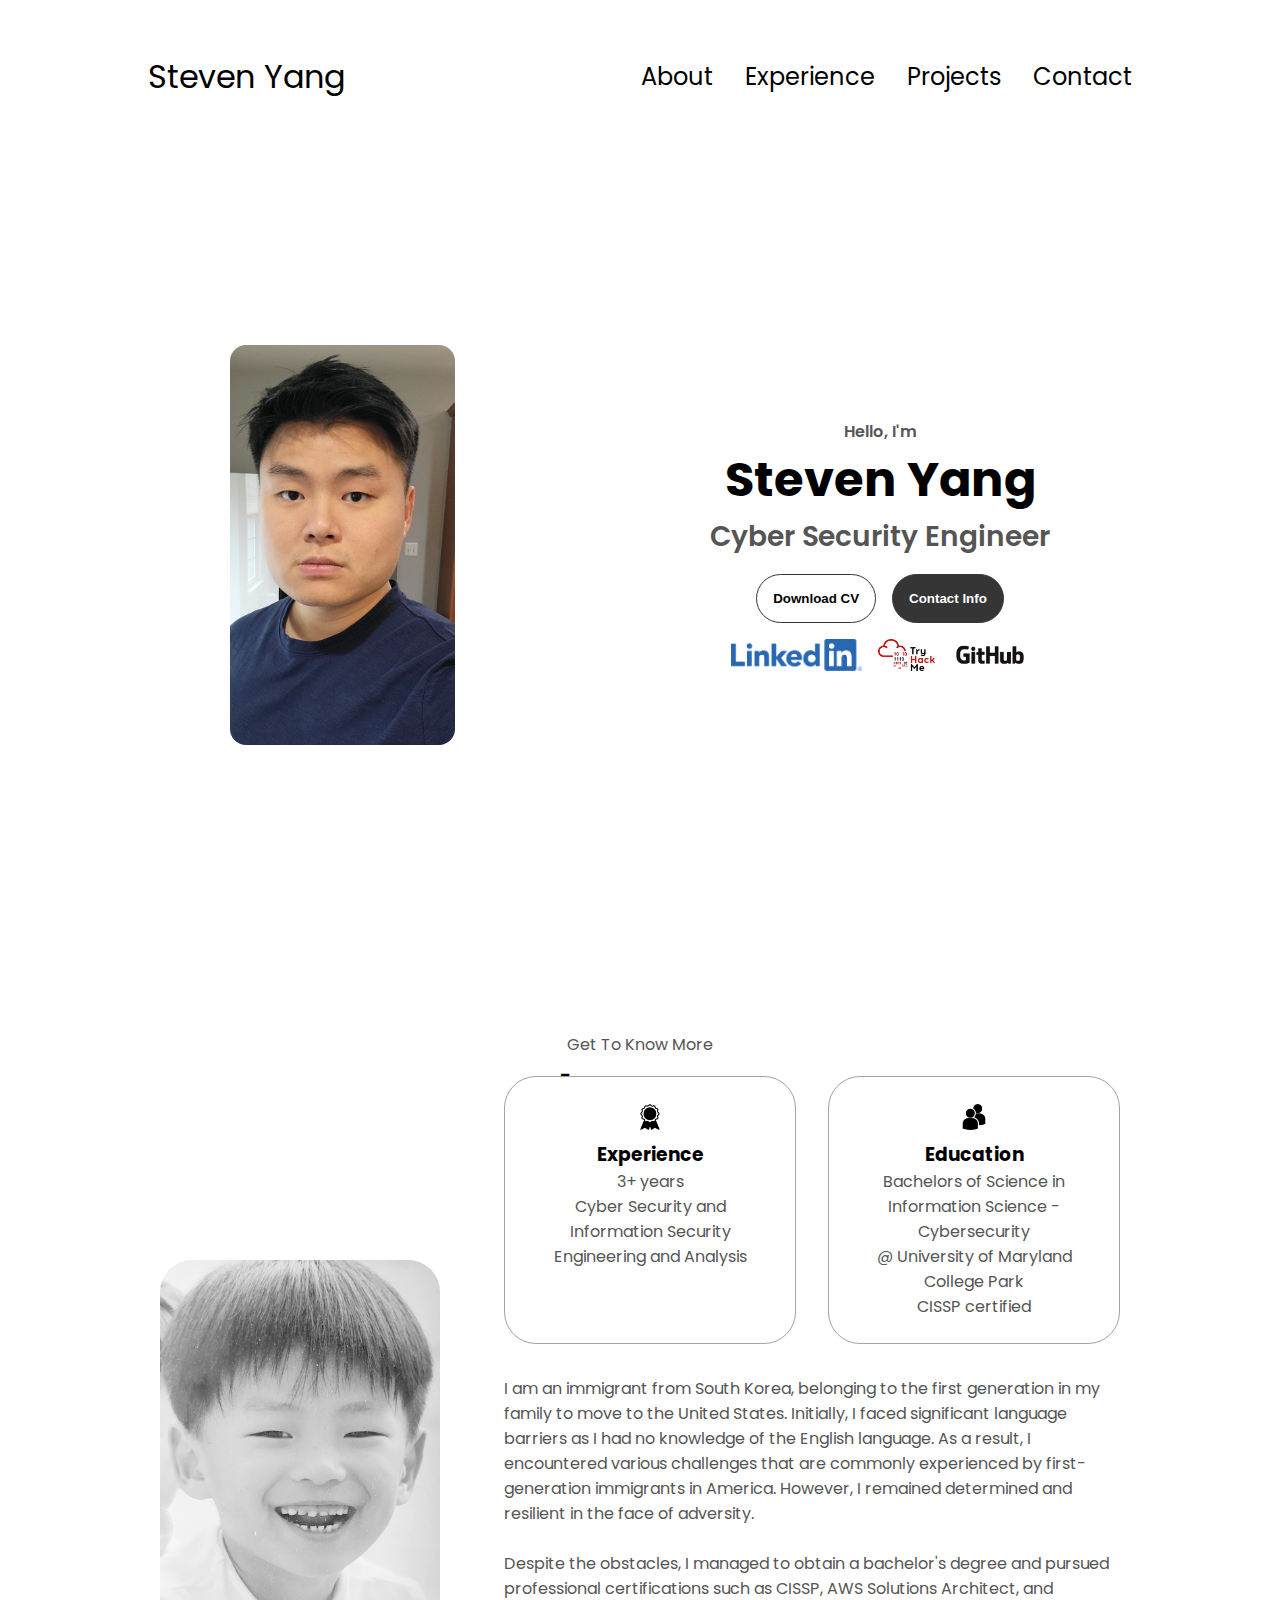
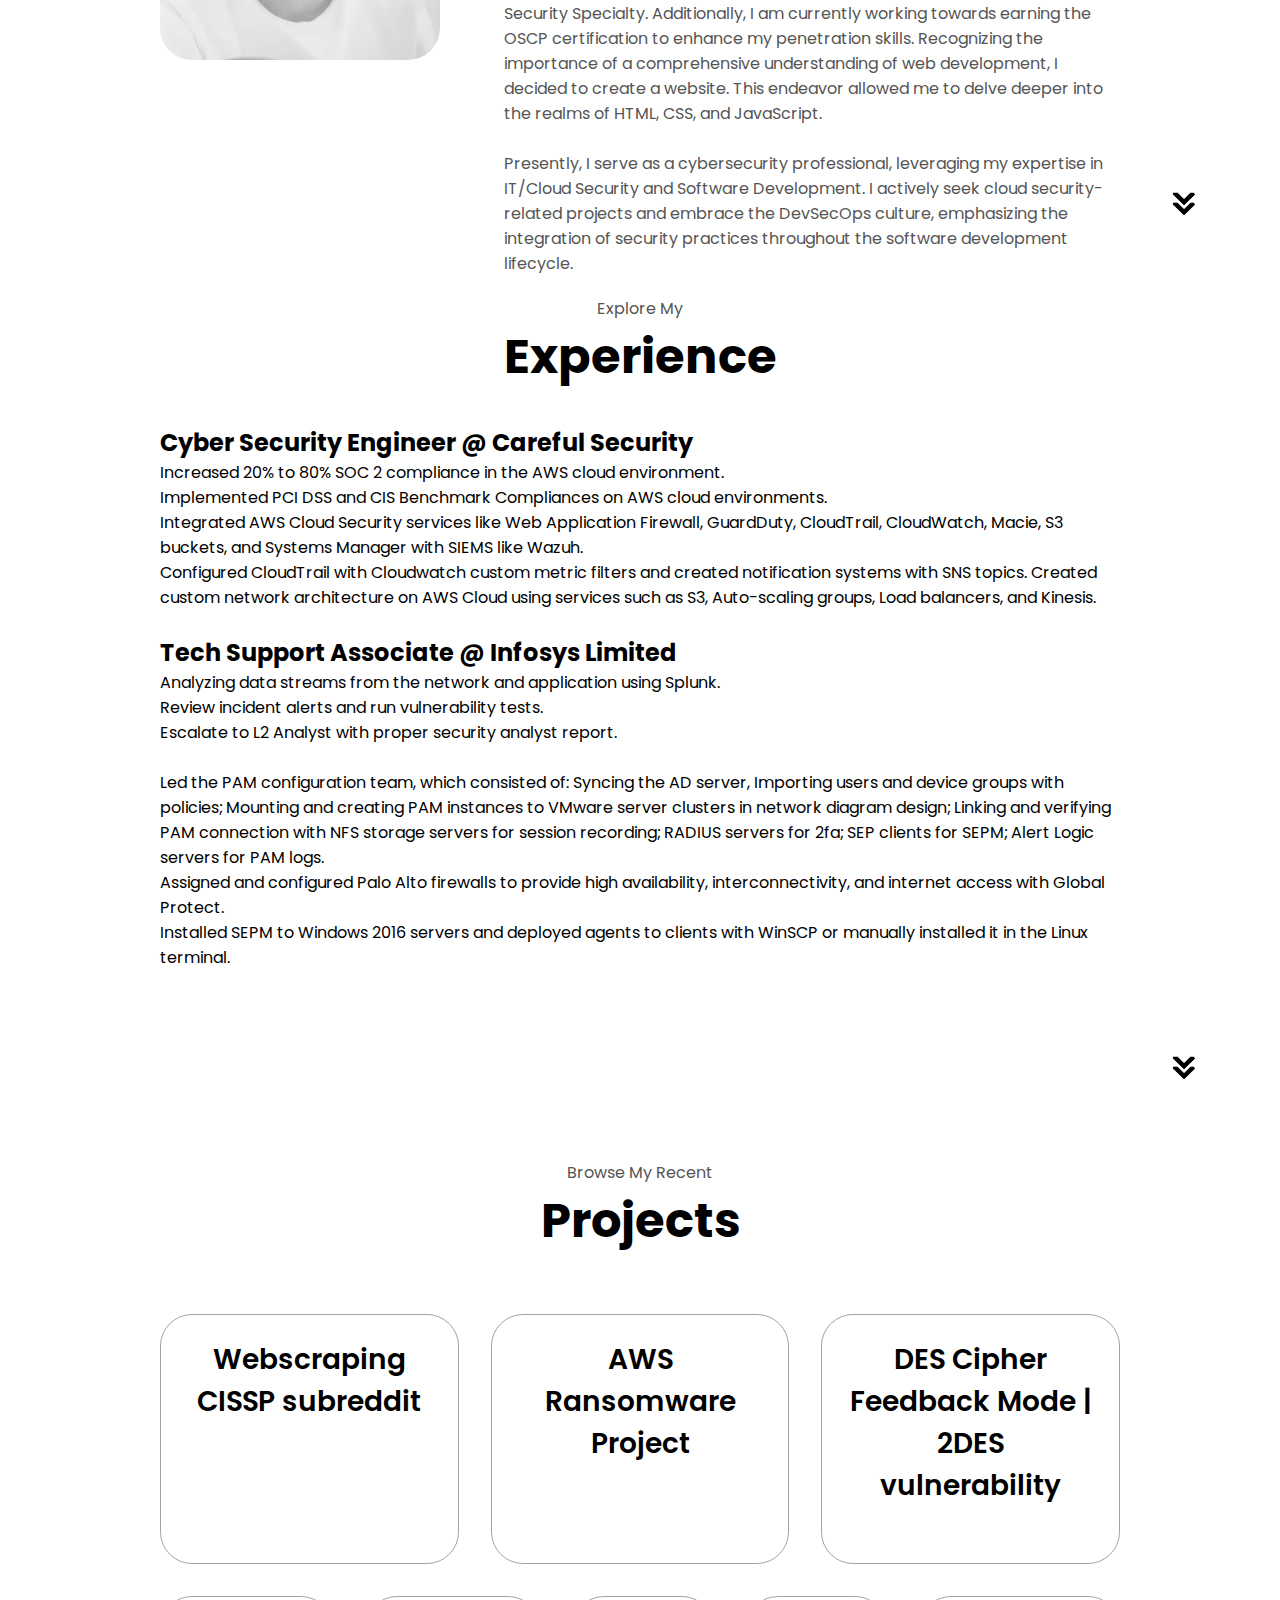
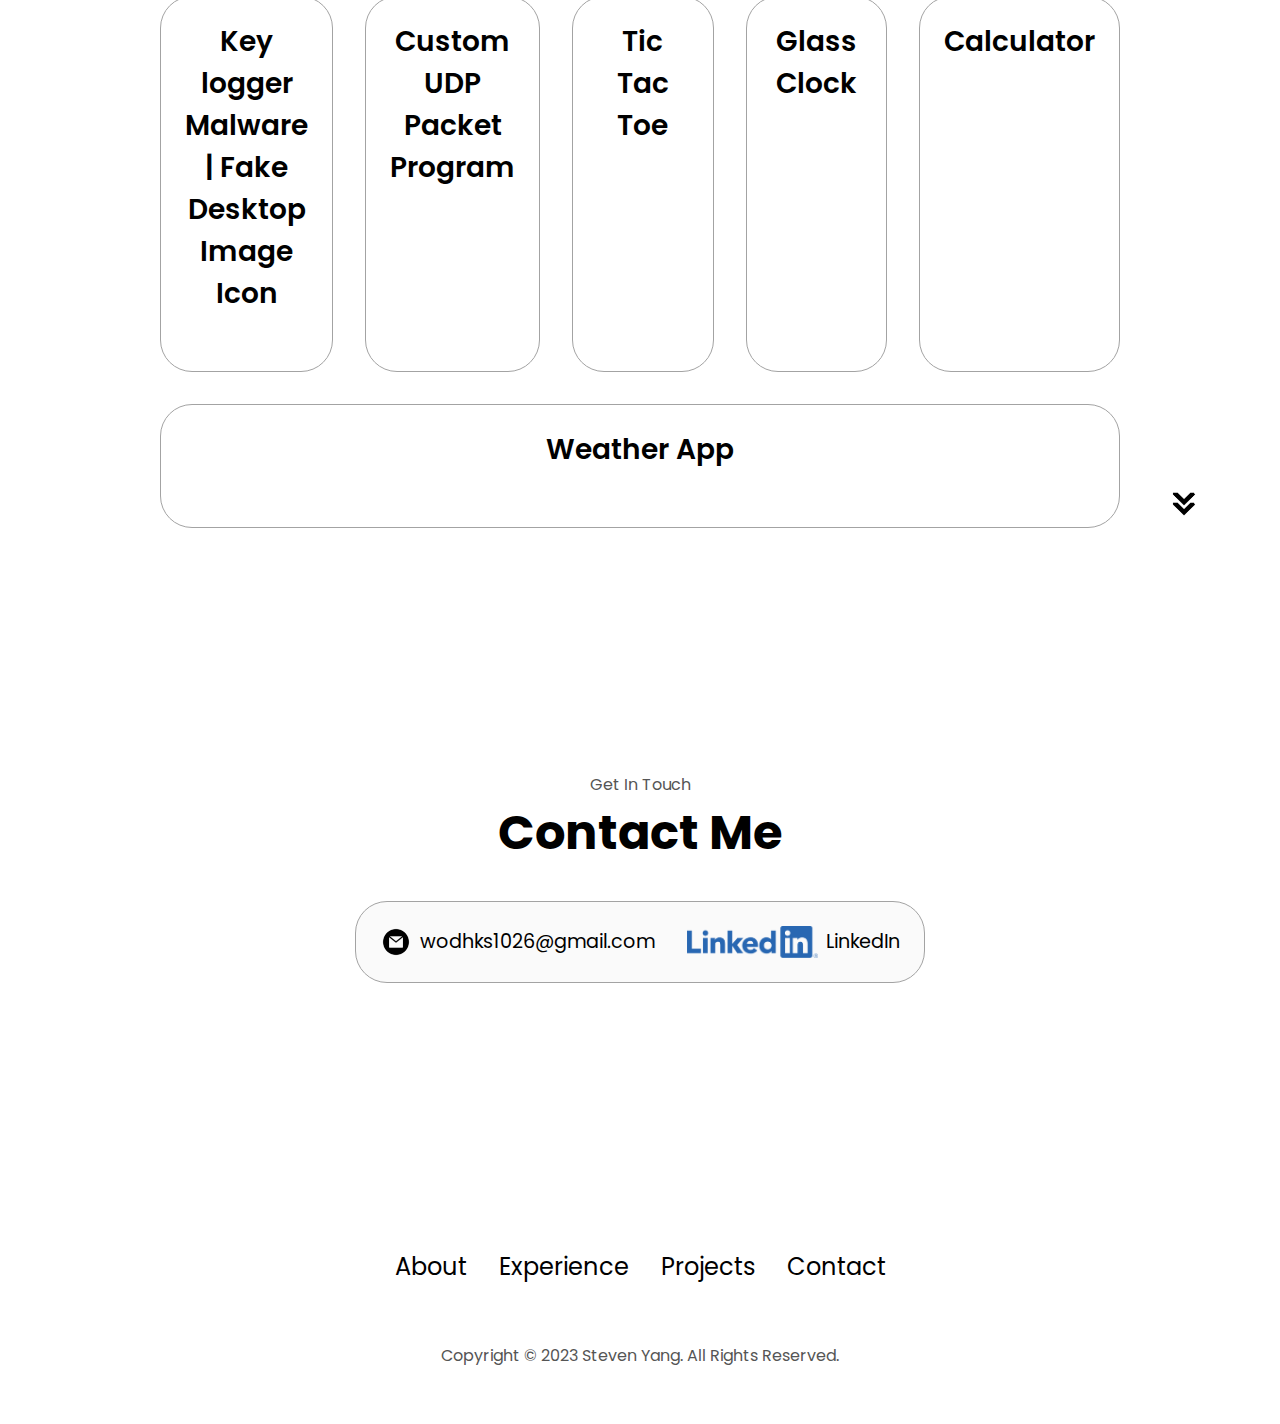
<file: index.html>
<!DOCTYPE html>
<html lang="en">
<head>
    <meta charset="UTF-8">
    <meta http-equiv="X-UA-Compatible" content="IE=edge">
    <meta name="viewport" content="width=device-width, initial-scale=1.0">
    <title>My Portfolio</title>
    <link rel="icon" href="assets/favicon.ico">
    <link rel="stylesheet" href="style.css">
    <link rel="stylesheet" href="mediaqueries.css">

</head>
<body>

    <nav id = "desktop-nav">
        <div class="logo">Steven Yang</div>
        <div>
            <ul class = "nav-links">
                <li><a href="#about">About</a></li>
                <li><a href="#experience">Experience</a></li>
                <li><a href="#projects">Projects</a></li>
                <li><a href="#contact">Contact</a></li>
            </ul>
        </div>
    </nav>

    <nav id="hamburger-nav">
        <div class="logo">Steven Jaewan Yang</div>
        <div class="hamburger-menu">
            <div class="hamburger-icon" onclick="toggleMenu()">
                <span></span>
                <span></span>
                <span></span>
            </div>
            <!-- The reason why we are using onclick="toggleMenu" when we click on the links is because we will define the toggleMenu function to open and close depending on its status of whether or not it's open or not. -->
            <div class="menu-links">
                <li><a href="#about" onclick="toggleMenu()">About</a></li>
                <li><a href="#experience" onclick="toggleMenu()">Experience</a></li>
                <li><a href="#projects" onclick="toggleMenu()">Projects</a></li>
                <li><a href="#contact" onclick="toggleMenu()">Contact</a></li>
            </div>
        </div>
    </nav>

    <section id="profile">
        <div class="section__pic-container">
            <img src="./assets/profile-pic.jpg" alt="Steven Yang profile picture" class="rounded-image"/>
        </div>
        <div class="section__text">

            <p class="section__text__p1">Hello, I'm</p>
            <h1 class="title">Steven Yang</h1>
            <p class="section__text__p2"> Cyber Security Engineer</p>

            <div class="btn-container">
                <!-- Window is referencing the WHOLE webpage. It's opening an entire webpage for my resume. -->
                <button class="btn btn-color-2" onclick="window.open('./assets/resume1.pdf')">
                    Download CV
                </button>
                <!-- Location is referencing a local directory within the webpages. -->
                <button class="btn btn-color-1" onclick="location.href='./#contact'">
                    Contact Info
                </button>
            </div>

            <div id="socials-container">
                <img src="./assets/LI-Logo.png" alt="My LinkedIn profile" class="icon" onclick="location.href='https://www.linkedin.com/in/steven-yang-2691a3153/'"/>
                
                <img src="./assets/THMlogo.png" alt="My TryHackMe profile" class="icon" onclick="location.href='https://tryhackme.com/p/wodhks1026'"/>

                <img src="./assets/GitHub_Logo.png" alt="My Github profile" class="icon" onclick="location.href='https://github.com/IceBear1026'"/>
            </div>
        </div>
    </section>

    <section id="about">
        <p class="section__text__p1">Get To Know More</p>
        <h1 class="title">About Me</h1>
        <div class="section-container">
          <div class="section__pic-container">
            <img
              src="./assets/about-pic.jpg"
              alt="Profile picture"
              class="about-pic"
            />
          </div>
          <div class="about-details-container">
            <div class="about-containers">
              <div class="details-container">
                <img
                  src="./assets/experience.png"
                  alt="Experience icon"
                  class="icon"
                />
                <h3>Experience</h3>
                <p>3+ years <br />Cyber Security and Information Security<br>Engineering and Analysis</p>
              </div>
              <div class="details-container">
                <img
                  src="./assets/education.png"
                  alt="Education icon"
                  class="icon"
                />
                <h3>Education</h3>
                <p>Bachelors of Science in Information Science - Cybersecurity <br/>@ University of Maryland College Park <br/>CISSP certified</p>
              </div>
            </div>
            <div class="text-container">
              <p>
                I am an immigrant from South Korea, belonging to the first generation in my family to move to the United States. Initially, I faced significant language barriers as I had no knowledge of the English language. As a result, I encountered various challenges that are commonly experienced by first-generation immigrants in America. However, I remained determined and resilient in the face of adversity. </br></br>

                Despite the obstacles, I managed to obtain a bachelor's degree and pursued professional certifications such as CISSP, AWS Solutions Architect, and Security Specialty. Additionally, I am currently working towards earning the OSCP certification to enhance my penetration skills. Recognizing the importance of a comprehensive understanding of web development, I decided to create a website. This endeavor allowed me to delve deeper into the realms of HTML, CSS, and JavaScript. </br></br>

                Presently, I serve as a cybersecurity professional, leveraging my expertise in IT/Cloud Security and Software Development. I actively seek cloud security-related projects and embrace the DevSecOps culture, emphasizing the integration of security practices throughout the software development lifecycle.
              </p>
            </div>
          </div>
        </div>

        <img
          src="./assets/arrow.png"
          alt="Arrow icon"
          class="icon arrow"
          onclick="location.href='./#experience'"
        />

    </section>

    <section id="experience">
        <p class="section__text__p1">Explore My</p>
        <h1 class="title">Experience</h1>
        <div class="experience-details-container">
            
            <div class="about-containers">
                <div class="details-containers">

                    <h2 class="Experience-sub-title">Cyber Security Engineer @ Careful Security</h2>
                    <div class="article-container">
                        <article>
                            Increased 20% to 80% SOC 2 compliance in the AWS cloud environment.</br>
                            Implemented PCI DSS and CIS Benchmark Compliances on AWS cloud environments.</br>
                            Integrated AWS Cloud Security services like Web Application Firewall, GuardDuty, CloudTrail, CloudWatch, Macie, S3 buckets, and Systems Manager with SIEMS like Wazuh.</br>
                            Configured CloudTrail with Cloudwatch custom metric filters and created notification systems with SNS topics. Created custom network architecture on AWS Cloud using services such as S3, Auto-scaling groups, Load balancers, and Kinesis.

                        </article>
                    </div>

                    </br>

                    <h2 class="Experience-sub-title">Tech Support Associate @ Infosys Limited</h2>
                    <div class="article-container">
                        <article>
                            Analyzing data streams from the network and application using Splunk. </br>
                            Review incident alerts and run vulnerability tests.</br>
                            Escalate to L2 Analyst with proper security analyst report.</br></br>

                            Led the PAM configuration team, which consisted of: Syncing the AD server, Importing users and device groups with policies; Mounting and creating PAM instances to VMware server clusters in network diagram design; Linking and verifying PAM connection with NFS storage servers for session recording; RADIUS servers for 2fa; SEP clients for SEPM; Alert Logic servers for PAM logs.</br>
                            Assigned and configured Palo Alto firewalls to provide high availability, interconnectivity, and internet access with Global Protect.</br>
                            Installed SEPM to Windows 2016 servers and deployed agents to clients with WinSCP or manually installed it in the Linux terminal.


                        </article>
                    </div>

                </div>
            </div>

        </div>

        <img 
        src="./assets/arrow.png" 
        alt="Arrow icon" 
        class="icon arrow" 
        onclick= "location.href='./#projects'"
        />

    </section>

    <section id="projects">

        <p class="section__text__p1"> Browse My Recent</p>
        <h1 class="title">Projects</h1>
        </br>

        <div class="experience-details-container">
            <div class="about-containers">
                
                <div class="details-container color-container">
                    
                    <h2 class="experience-sub-title project-title"><a href="web_scraper/index.html">Webscraping CISSP subreddit</a></h2>
                    
                </div>

                <div class="details-container color-container">
                    
                    <h2 class="experience-sub-title project-title"><a href="ran_some_info/index.html">AWS Ransomware Project</a></h2>
                    
                </div>


                <div class="details-container color-container">
                    
                    <h2 class="experience-sub-title project-title"><a href="des_OFB/index.html">DES Cipher Feedback Mode | 2DES vulnerability </a></h2>
                    
                </div>
                
                <div class="details-container color-container">
                    
                    <h2 class="experience-sub-title project-title"><a href="loggingApp/index.html">Key logger Malware | Fake Desktop Image Icon</a></h2>
                    
                </div>

                <div class="details-container color-container">
                    
                    <h2 class="experience-sub-title project-title"><a href="https://drive.google.com/drive/folders/1fDWnVtrjErY2Dg0s1_9zAODScFDDMZHT">Custom UDP Packet Program </a></h2>
                    
                </div>
    
         
      
                <div class="details-container color-container">

                    <h2 class="experience-sub-title project-title"><a href="ticTacToeApp/index.html">Tic Tac Toe </a></h2>

                </div>
      
   
        
                <div class="details-container color-container">

                    <h2 class="experience-sub-title project-title"><a href="glassClockApp/index.html">Glass Clock </a></h2>

                </div>
             
                <div class="details-container color-container">

                    <h2 class="experience-sub-title project-title"><a href="calculatorApp/index.html">Calculator </a></h2>

                </div>
        
        
                <div class="details-container color-container">

                    <h2 class="experience-sub-title project-title"><a href="weatherApp/index.html">Weather App </a></h2>

                </div>
            </div>
        </div>
        <img 
        src="./assets/arrow.png" 
        alt="Arrow icon" 
        class="icon arrow" 
        onclick= "location.href='./#contact'"
        />

    </section>
    
    <section id="contact">
        <p class="section__text__p1">Get In Touch</p>
        <h1 class="title">Contact Me</h1>
        <div class="contact-info-upper-container">
            
            <div class="contact-info-container">
                <img src="./assets/email.png" 
                    alt="Email icon" 
                    class="icon contact-icon"
                />

                <p><a href="mailto:wodhks1026@gmail.com">wodhks1026@gmail.com</a></p>

            </div>

            <div class="contact-info-container">
                <img src="./assets/LI-Logo.png" 
                    alt="LinkedIn icon" 
                    class="icon contact-icon"
                />

                <p><a href="https://www.linkedin.com/in/steven-yang-2691a3153/">LinkedIn</a></p>

            </div>

        </div>

    </section>
    <script src="script.js"></script>
    
    <footer>
        <nav>
            <div class="nav-links-container">
                <ul class = "nav-links">
                    <li><a href="#about">About</a></li>
                    <li><a href="#experience">Experience</a></li>
                    <li><a href="#projects">Projects</a></li>
                    <li><a href="#contact">Contact</a></li>
                </ul>
            </div>
        </nav>
        <p>Copyright &#169; 2023 Steven Yang. All Rights Reserved.</p>
    </footer>
</body>
</html>
</file>
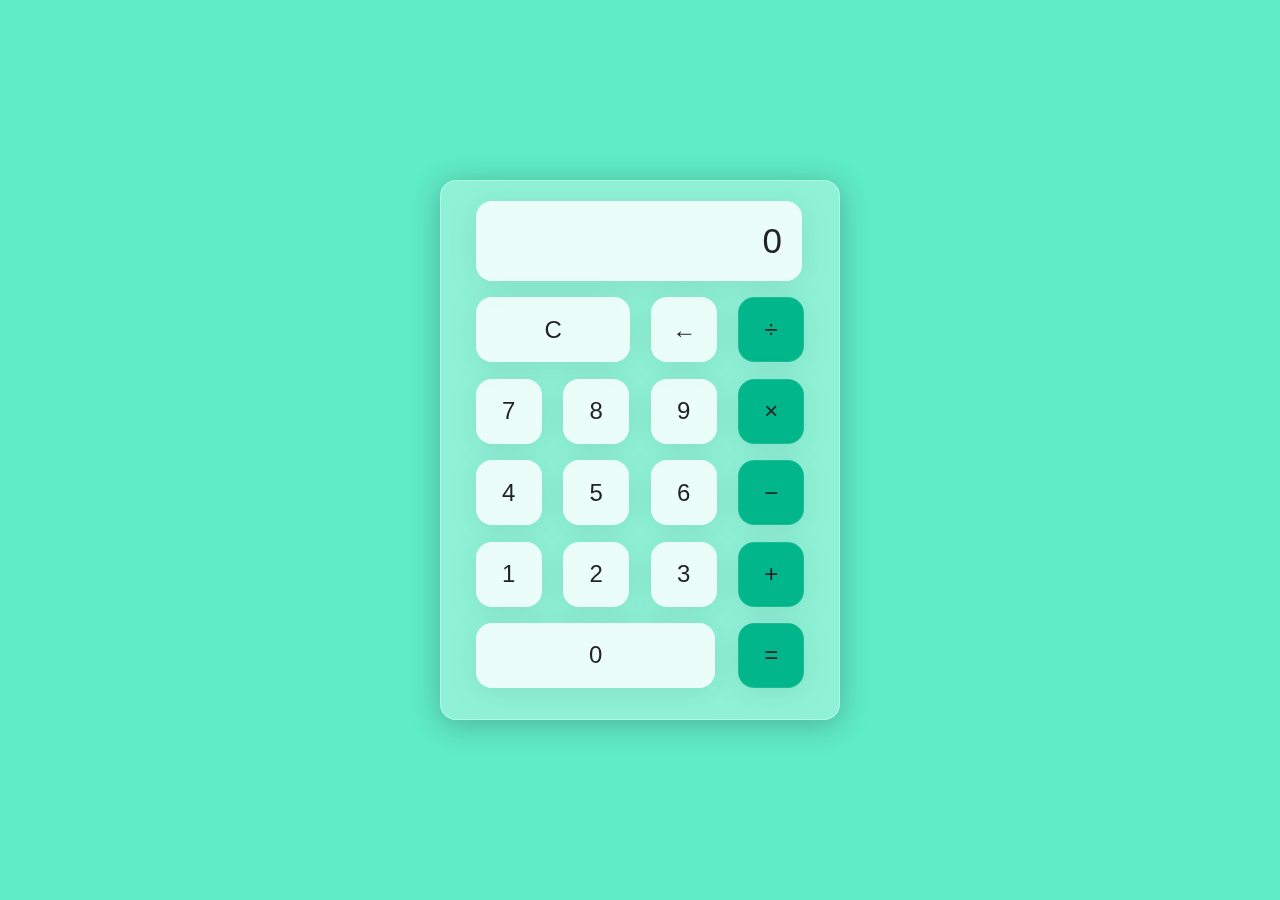
<file: calculatorApp/index.html>
<!DOCTYPE html>
<html lang="en">
<head>
    <meta charset="UTF-8">
    <meta http-equiv="X-UA-Compatible" content="IE=edge">
    <meta name="viewport" content="width=device-width, initial-scale=1.0">
    <link rel="stylesheet" href="style.css">
    <title>Calculator App | Steven Yang</title>
</head>
<body>
    
    <div class="wrapper">
        <section class="screen">
            0
        </section>

        <section class="calc-buttons">
            <div class="calc-button-row">
                <button class="calc-button double">
                    C
                </button>
                <button class="calc-button">
                    &larr;
                </button>
                <button class="calc-button">
                    &divide;
                </button>
            </div>

            <div class="calc-button-row">
                <button class="calc-button">
                    7
                </button>
                <button class="calc-button">
                    8
                </button>
                <button class="calc-button">
                    9
                </button>
                <button class="calc-button">
                    &times;
                </button>

            </div>

            <div class="calc-button-row">
                <button class="calc-button">
                    4
                </button>
                <button class="calc-button">
                    5
                </button>
                <button class="calc-button">
                    6
                </button>
                <button class="calc-button">
                    &minus;
                </button>
            </div>

            <div class="calc-button-row">
                <button class="calc-button">
                    1
                </button>
                <button class="calc-button">
                    2
                </button>
                <button class="calc-button">
                    3
                </button>
                <button class="calc-button">
                    &plus;
                </button>
            </div>

            <div class="calc-button-row">
                <button class="calc-button triple">
                    0
                </button>
                <button class="calc-button">
                    &equals;
                </button>
            </div>
        </section>

    </div>



    <script src="script.js"></script>
</body>
</html>
</file>
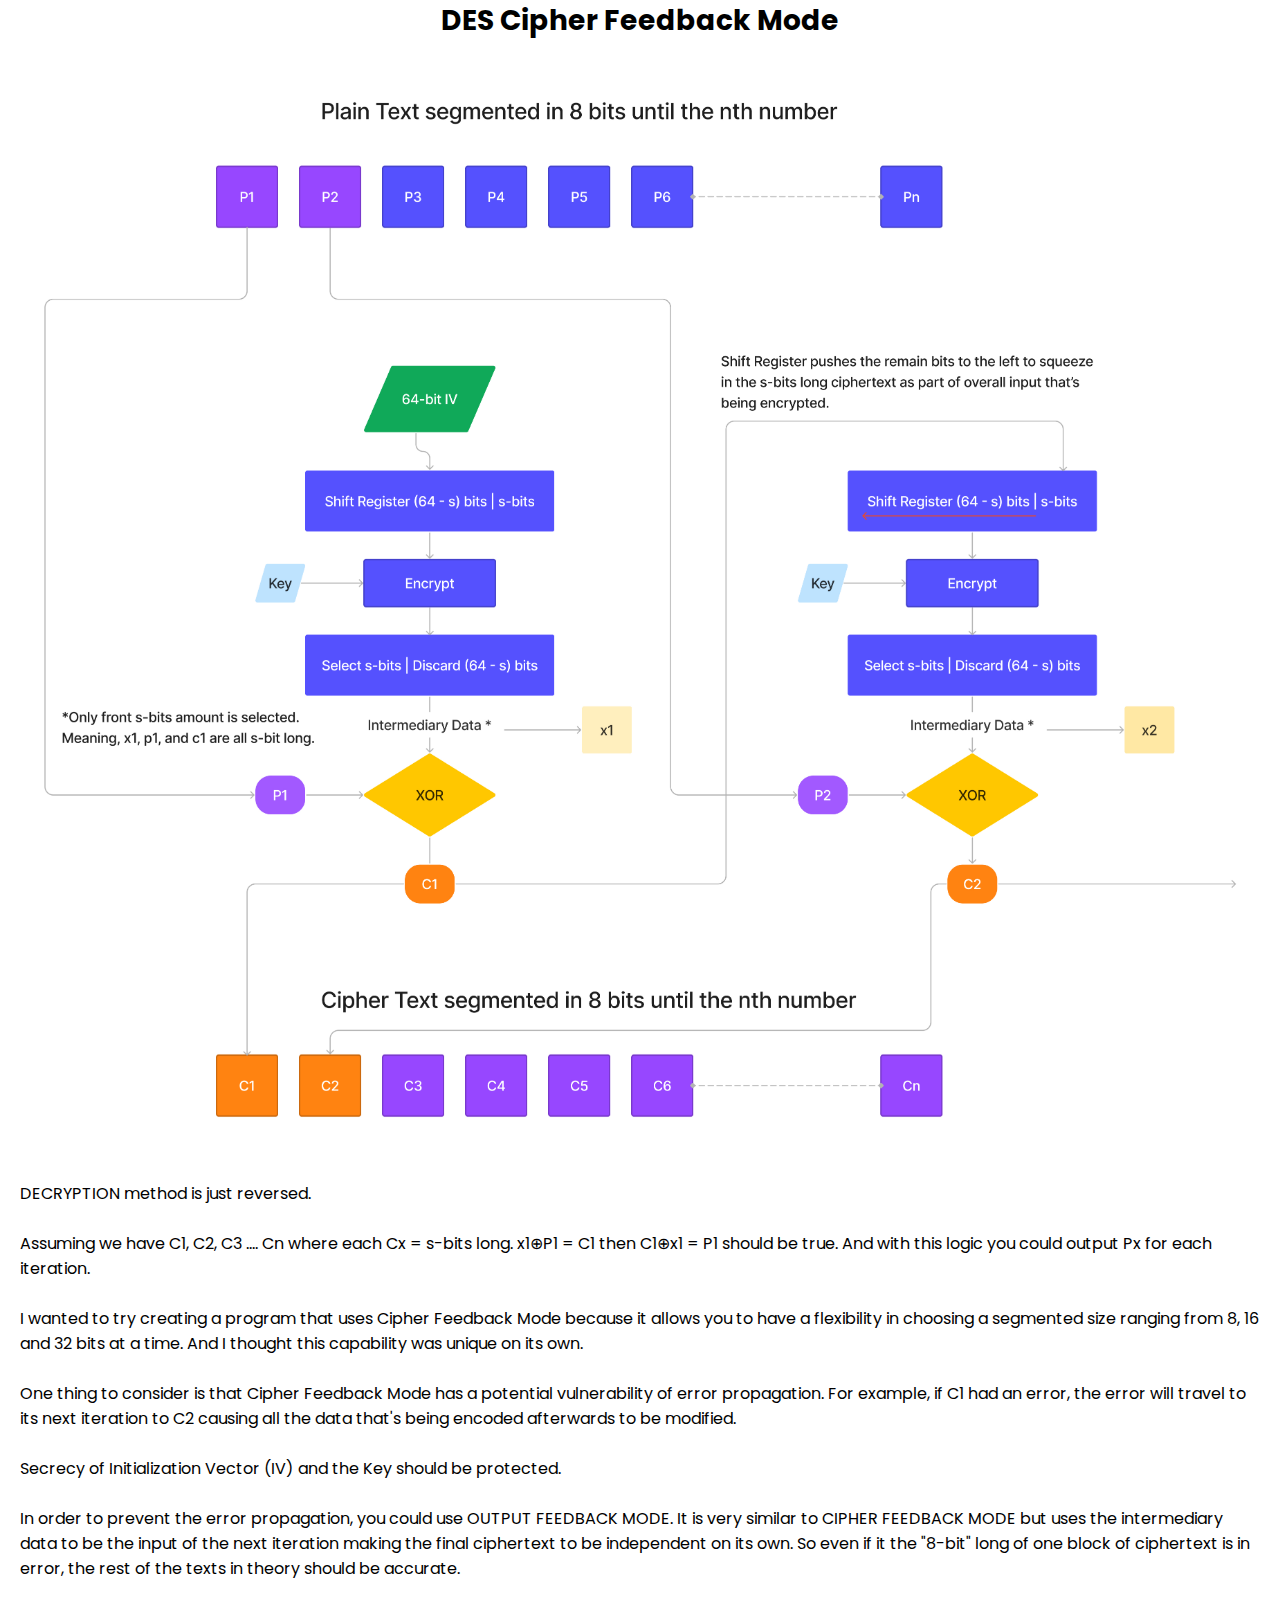
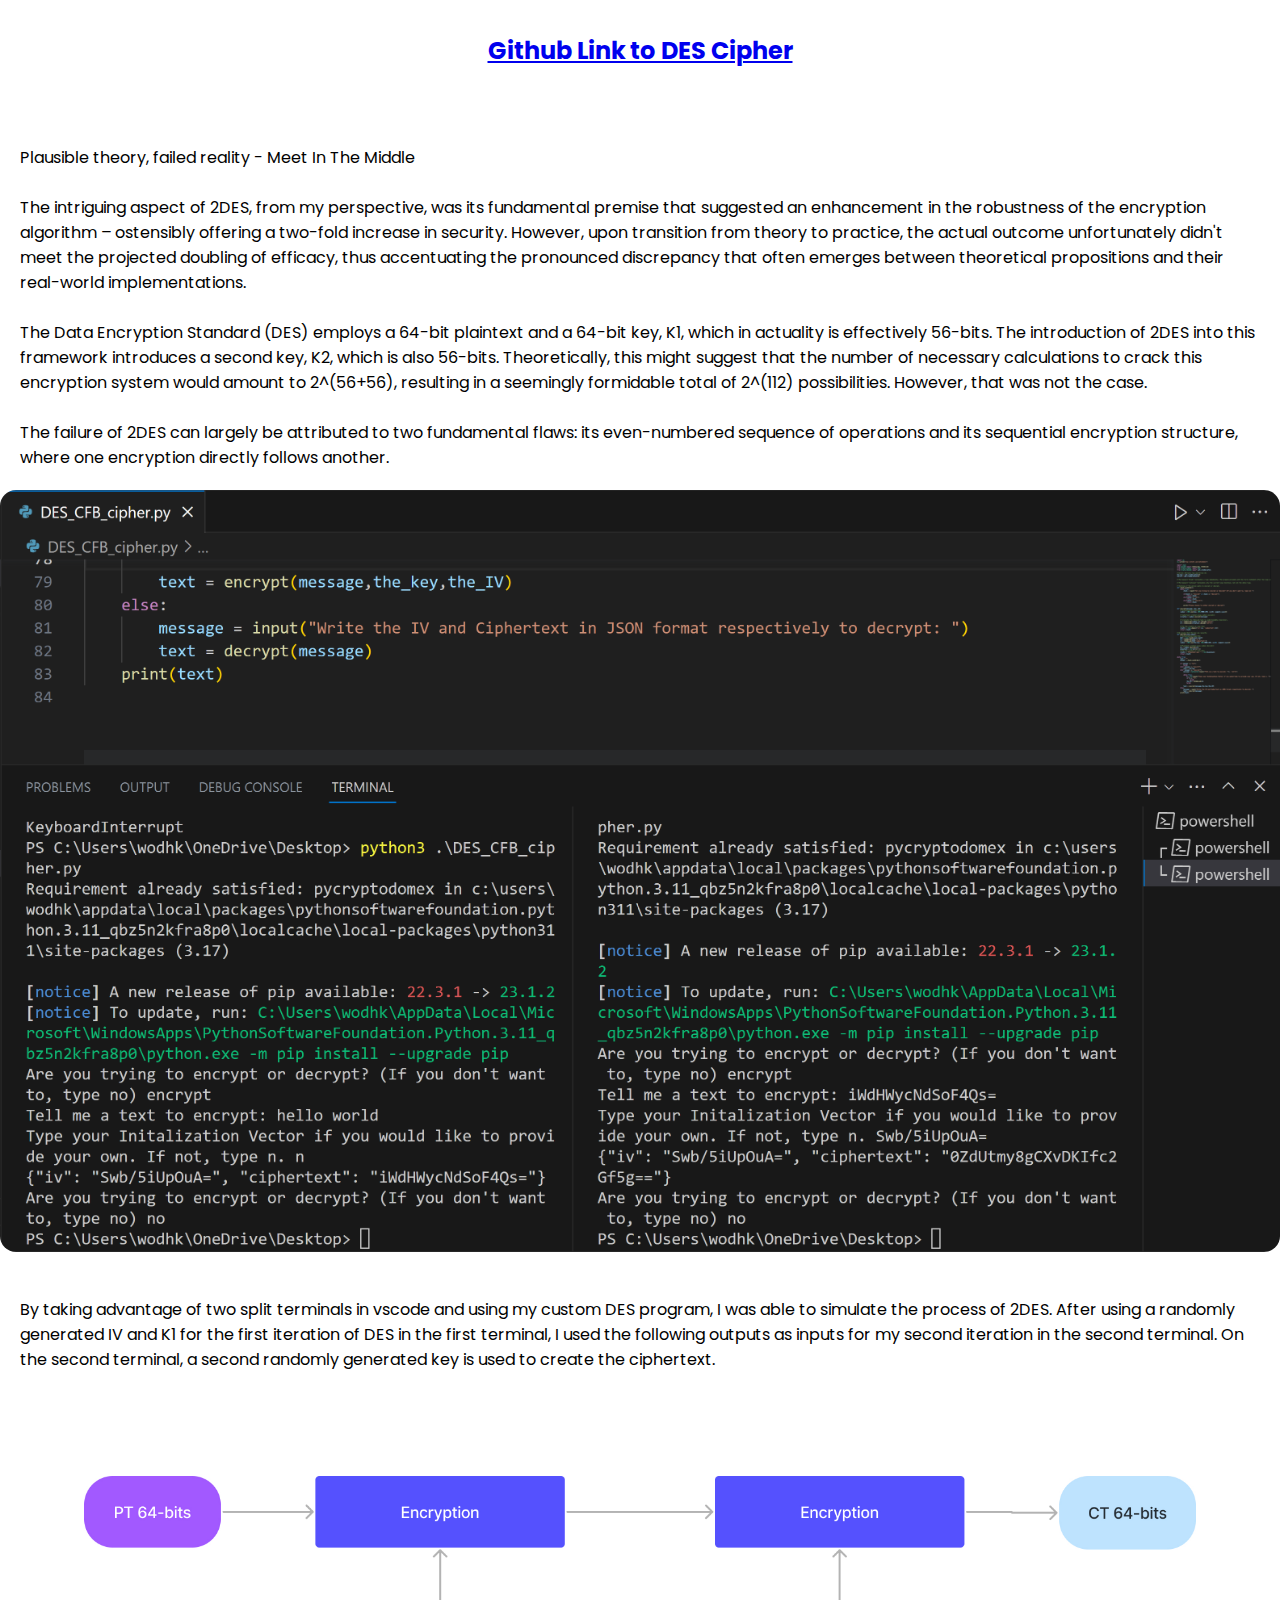
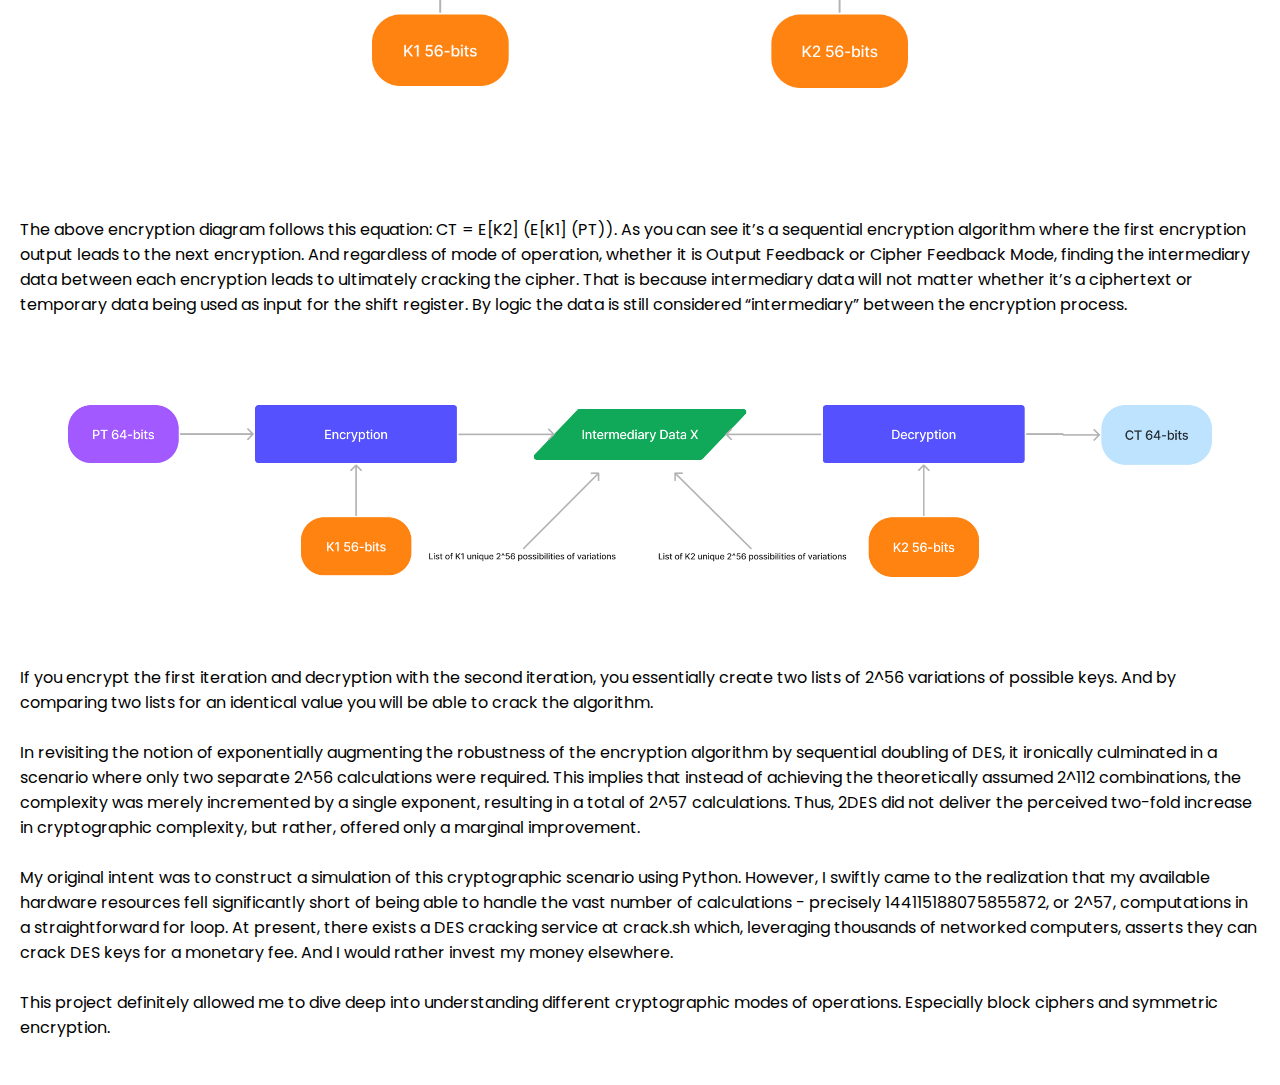
<file: des_OFB/index.html>
<!DOCTYPE html>
<html lang="en">
<head>
    <meta charset="UTF-8">
    <meta http-equiv="X-UA-Compatible" content="IE=edge">
    <meta name="viewport" content="width=device-width, initial-scale=1.0">
    <title>DES Cipher Feedback Mode</title>
    <link rel="stylesheet" href="style.css">
</head>
<body>
    <section id="headers">
        <h1 class="title">DES Cipher Feedback Mode </h1>
    </section>
    <section id="image">
        <div class="section__image__container">
            <img src="./des_ofb_image.jpg" alt="DES logic flow" class="rounded-image">
        </div>
    </section>
    <section id="paragraph">
        <div class="explanation">
            <p>
                DECRYPTION method is just reversed. 
                <br>
                <br>
                Assuming we have C1, C2, C3 …. Cn where each Cx = s-bits long.
                x1⊕P1 = C1 then C1⊕x1 = P1 should be true.
                And with this logic you could output Px for each iteration.
                <br>
                <br>
                I wanted to try creating a program that uses Cipher Feedback Mode because it allows you to have a flexibility in choosing a segmented size ranging from 8, 16 and 32 bits at a time. And I thought this capability was unique on its own. 
                <br>
                <br>
                One thing to consider is that Cipher Feedback Mode has a potential vulnerability of error propagation. For example, if C1 had an error, the error will travel to its next iteration to C2 causing all the data that's being encoded afterwards to be modified. 
                <br>
                <br>
                Secrecy of Initialization Vector (IV) and the Key should be protected. 
                <br>
                <br>
                In order to prevent the error propagation, you could use OUTPUT FEEDBACK MODE.
                It is very similar to CIPHER FEEDBACK MODE but uses the intermediary data to be the input of the next iteration making the final ciphertext to be independent on its own. So even if it the "8-bit" long of one block of ciphertext is in error, the rest of the texts in theory should be accurate. 
                <br>
            </p>
        </div>
    </section>
    <section id="link">
        <div class="link_container">
            <h2 class="link_to_DES"><a href="https://github.com/IceBear1026/DES_CFB">Github Link to DES Cipher</a></h2>
        </div>
    </section>
    <section id="paragraph">
        <div class="explanation">
            <p>
                <br>
                Plausible theory, failed reality - Meet In The Middle
                <br><br>
                The intriguing aspect of 2DES, from my perspective, was its fundamental premise that suggested an enhancement in the robustness of the encryption algorithm – ostensibly offering a two-fold increase in security. However, upon transition from theory to practice, the actual outcome unfortunately didn't meet the projected doubling of efficacy, thus accentuating the pronounced discrepancy that often emerges between theoretical propositions and their real-world implementations.
                <br><br>
                The Data Encryption Standard (DES) employs a 64-bit plaintext and a 64-bit key, K1, which in actuality is effectively 56-bits. The introduction of 2DES into this framework introduces a second key, K2, which is also 56-bits. Theoretically, this might suggest that the number of necessary calculations to crack this encryption system would amount to 2^(56+56), resulting in a seemingly formidable total of 2^(112) possibilities. However, that was not the case.
                <br><br>
                The failure of 2DES can largely be attributed to two fundamental flaws: its even-numbered sequence of operations and its sequential encryption structure, where one encryption directly follows another.
                <br>
            </p>
        </div>
    </section>
    <section id="image">
        <div class="section__image__container_terminal">
            
                <img src="./sae.png" alt="DES logic flow" class="rounded-image" class="terminal">
             
        </div>
    </section>
    <section id="paragraph">
        <div class="explanation">
            <p>
                <br>
                By taking advantage of two split terminals in vscode and using my custom DES program, I was able to simulate the process of 2DES. After using a randomly generated IV and K1 for the first iteration of DES in the first terminal, I used the following outputs as inputs for my second iteration in the second terminal. On the second terminal, a second randomly generated key is used to create the ciphertext. 
                <br>
            </p>
        </div>
    </section>
    <section id="image">
        <div class="section__image__container_forward">
            
                <img src="./foward.jpg" alt="DES_forward" class="rounded-image" class="forward">
            
        </div>
    </section>
    <section id="paragraph">
        <div class="explanation">
            <p>
                <br>
                The above encryption diagram follows this equation: CT = E[K2] (E[K1] (PT)). As you can see it’s a sequential encryption algorithm where the first encryption output leads to the next encryption. And regardless of mode of operation, whether it is Output Feedback or Cipher Feedback Mode, finding the intermediary data between each encryption leads to ultimately cracking the cipher. That is because intermediary data will not matter whether it’s a ciphertext or temporary data being used as input for the shift register. By logic the data is still considered “intermediary” between the encryption process.
                <br>
            </p>
        </div>
    </section>
    <section id="image">
        <div class="section__image__container_reverse">
            
                <img src="./intermed.jpg" alt="DES_reverse" class="rounded-image" class="reverse">
            
        </div>
    </section>
    <section id="paragraph">
        <div class="explanation">
            <p>
                If you encrypt the first iteration and decryption with the second iteration, you essentially create two lists of 2^56 variations of possible keys. And by comparing two lists for an identical value you will be able to crack the algorithm.
                <br>
                <br>
                In revisiting the notion of exponentially augmenting the robustness of the encryption algorithm by sequential doubling of DES, it ironically culminated in a scenario where only two separate 2^56 calculations were required. This implies that instead of achieving the theoretically assumed 2^112 combinations, the complexity was merely incremented by a single exponent, resulting in a total of 2^57 calculations. Thus, 2DES did not deliver the perceived two-fold increase in cryptographic complexity, but rather, offered only a marginal improvement.
                <br>
                <br>
                My original intent was to construct a simulation of this cryptographic scenario using Python. However, I swiftly came to the realization that my available hardware resources fell significantly short of being able to handle the vast number of calculations - precisely 144115188075855872, or 2^57, computations in a straightforward for loop. At present, there exists a DES cracking service at crack.sh which, leveraging thousands of networked computers, asserts they can crack DES keys for a monetary fee. And I would rather invest my money elsewhere. 
                <br>
                <br>
                This project definitely allowed me to dive deep into understanding different cryptographic modes of operations. Especially block ciphers and symmetric encryption. 
                <br>
                <br>
            </p>
        </div>
    </section>
</body>
</html>
</file>
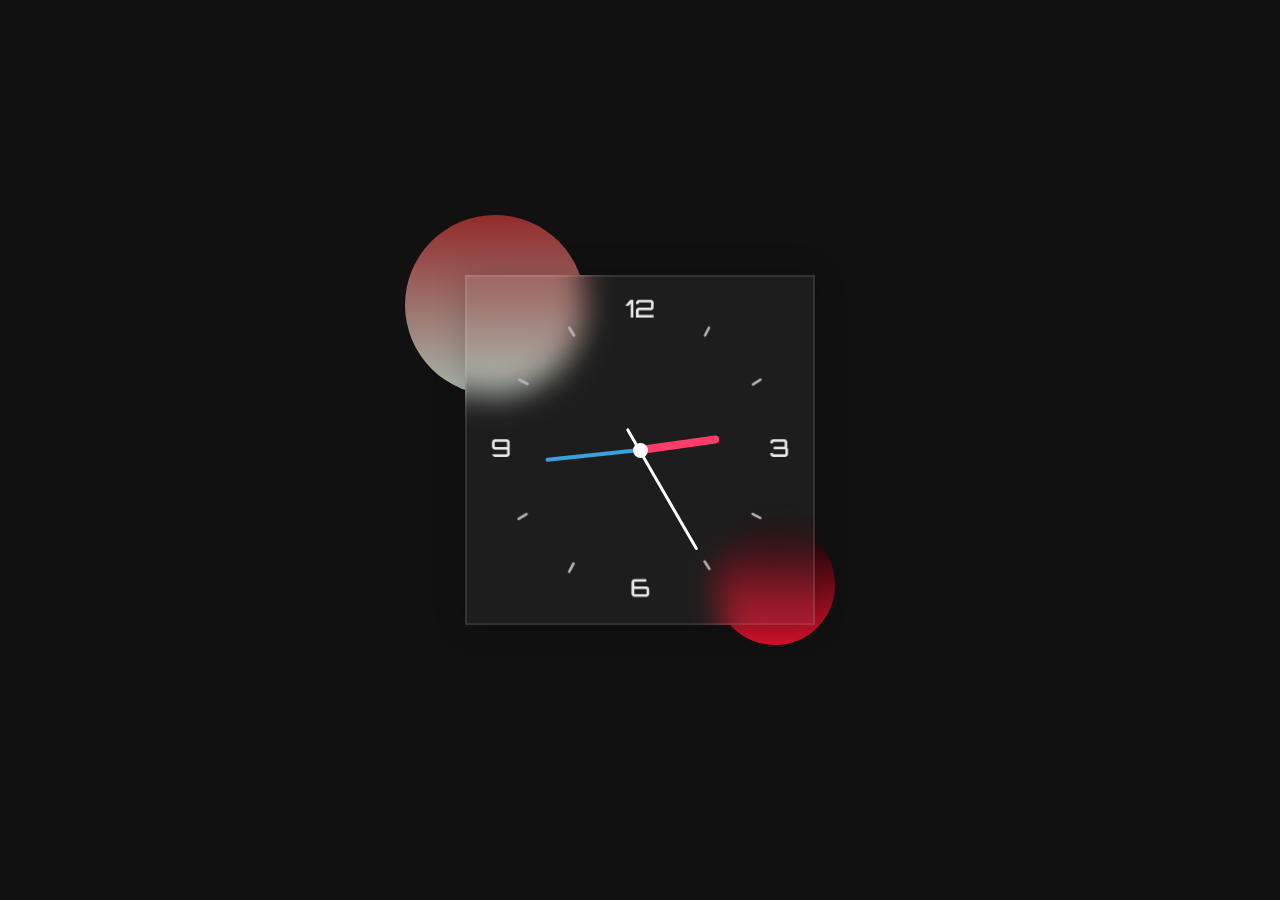
<file: glassClockApp/index.html>
<!DOCTYPE html>
<html lang="en">
<head>
    <meta charset="UTF-8">
    <meta http-equiv="X-UA-Compatible" content="IE=edge">
    <meta name="viewport" content="width=device-width, initial-scale=1.0">
    <link rel="stylesheet" href="style.css">
    <title>Glass Clock | Steven Yang</title>
</head>
<body>
    
    <div class="container">
        <div class="circle"></div>
        <div class="circle"></div>

        <div class="clock">
            <div class="clock-bg">
                <img src="clock.png" alt="">
            </div>

            <div class="hour">
                <span class="hr" id="hr"></span>
            </div>

            <div class="minute">
                <span class="min" id="min"></span>
            </div>

            <div class="second">
                <span class="sec" id="sec"></span>
            </div>
        </div>
    </div>





    <script src="index.js"></script>
</body>
</html>
</file>
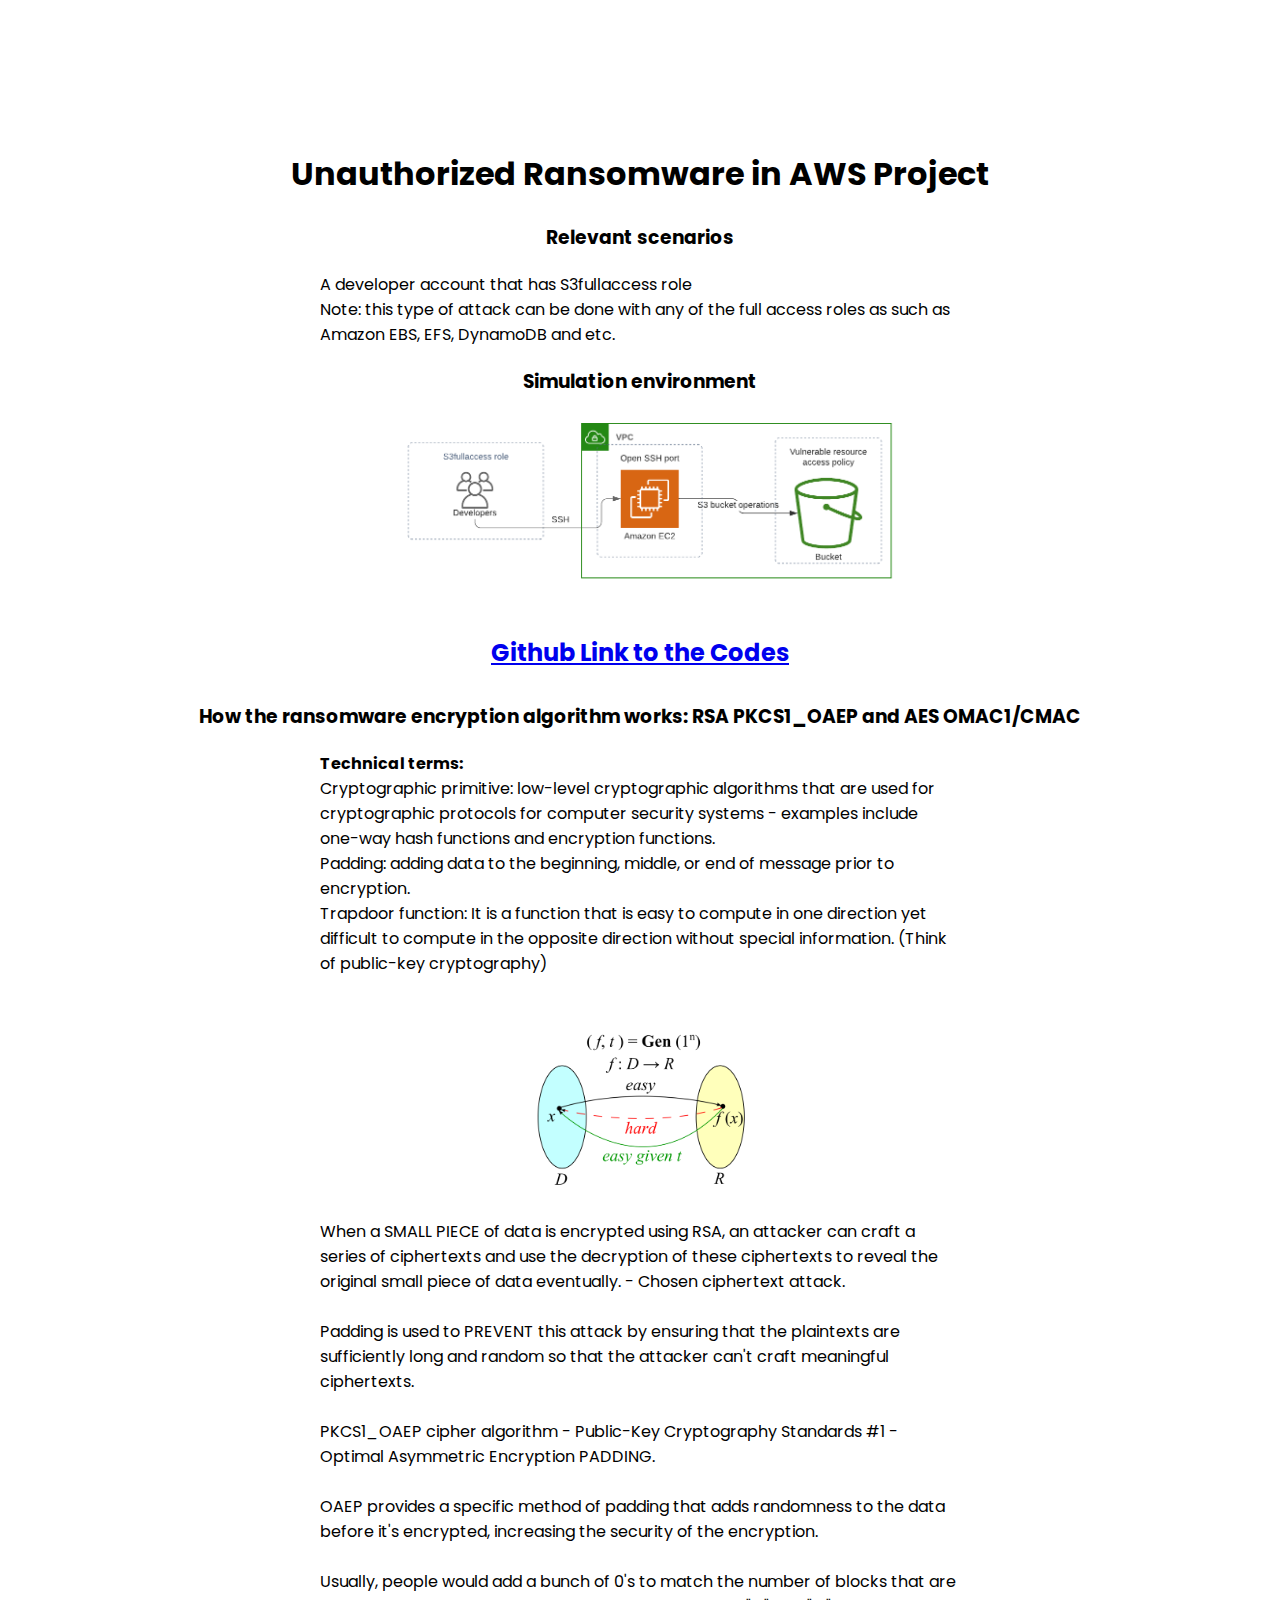
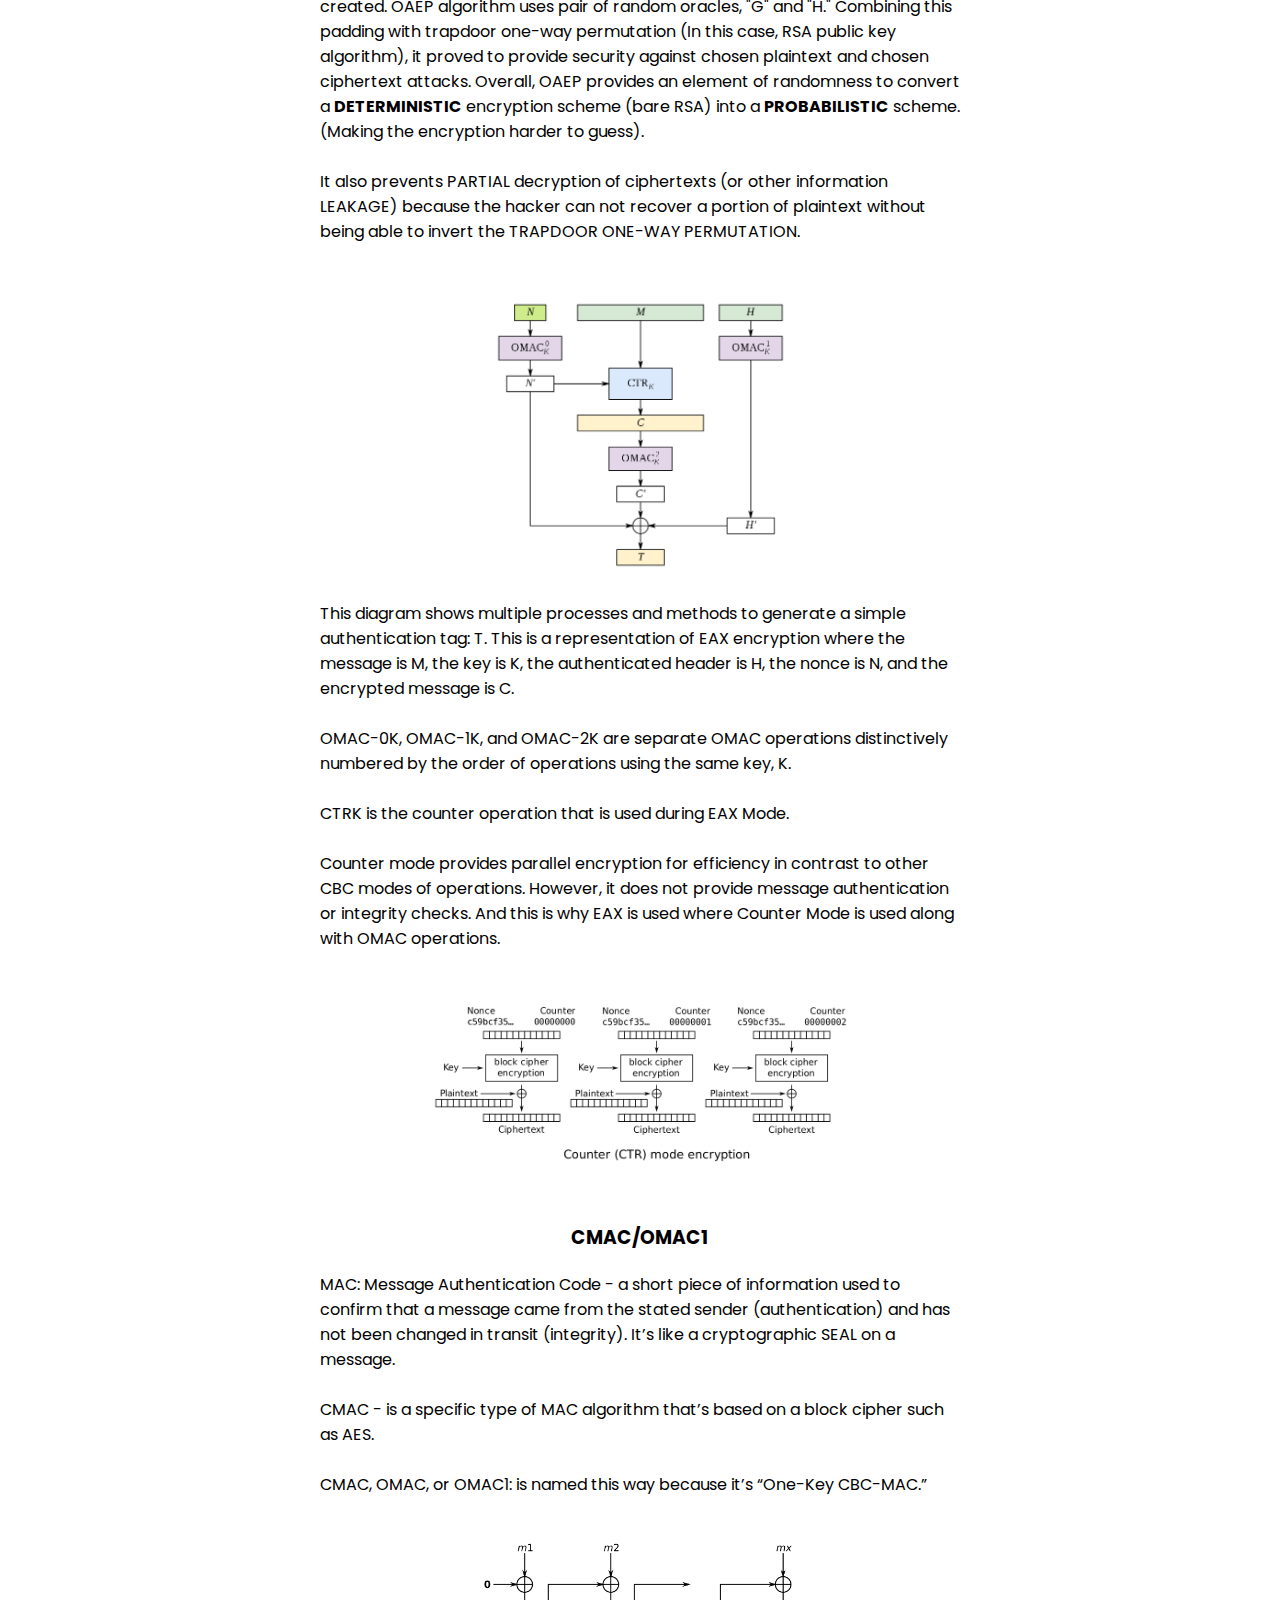
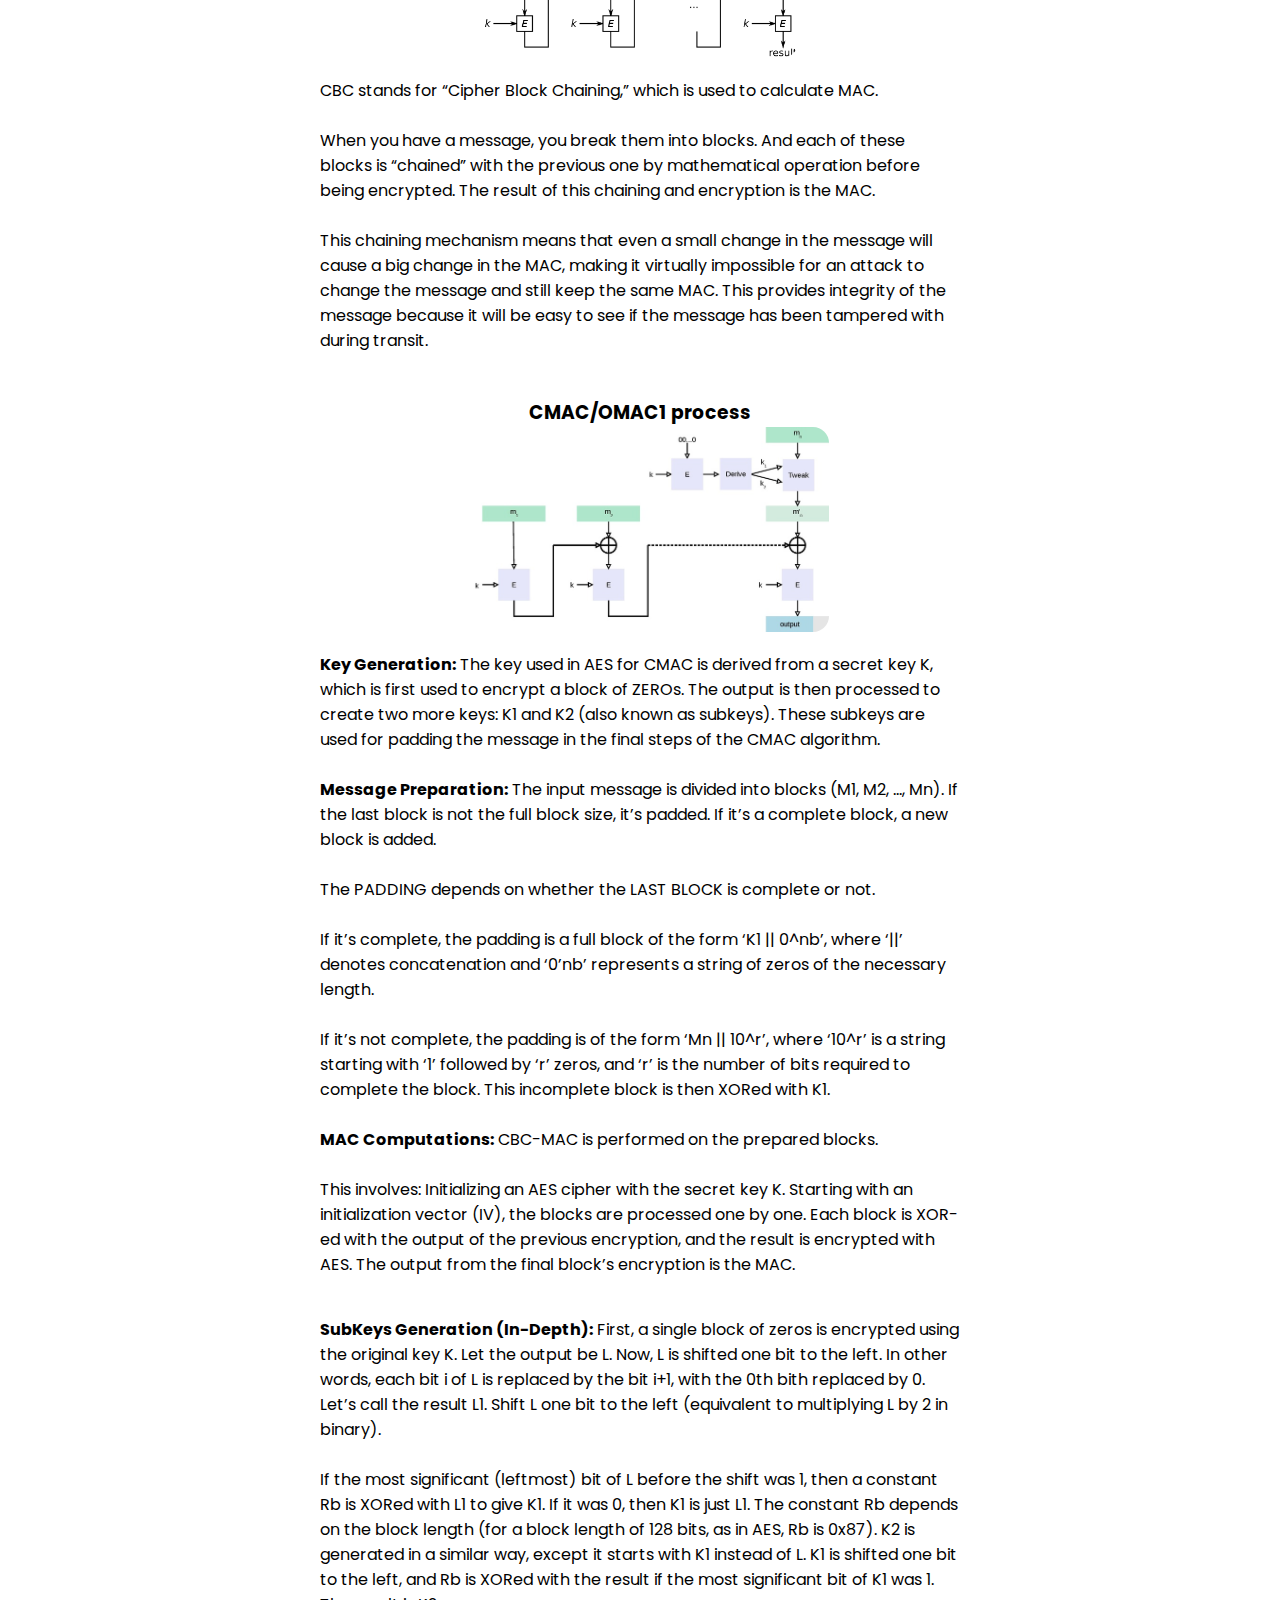
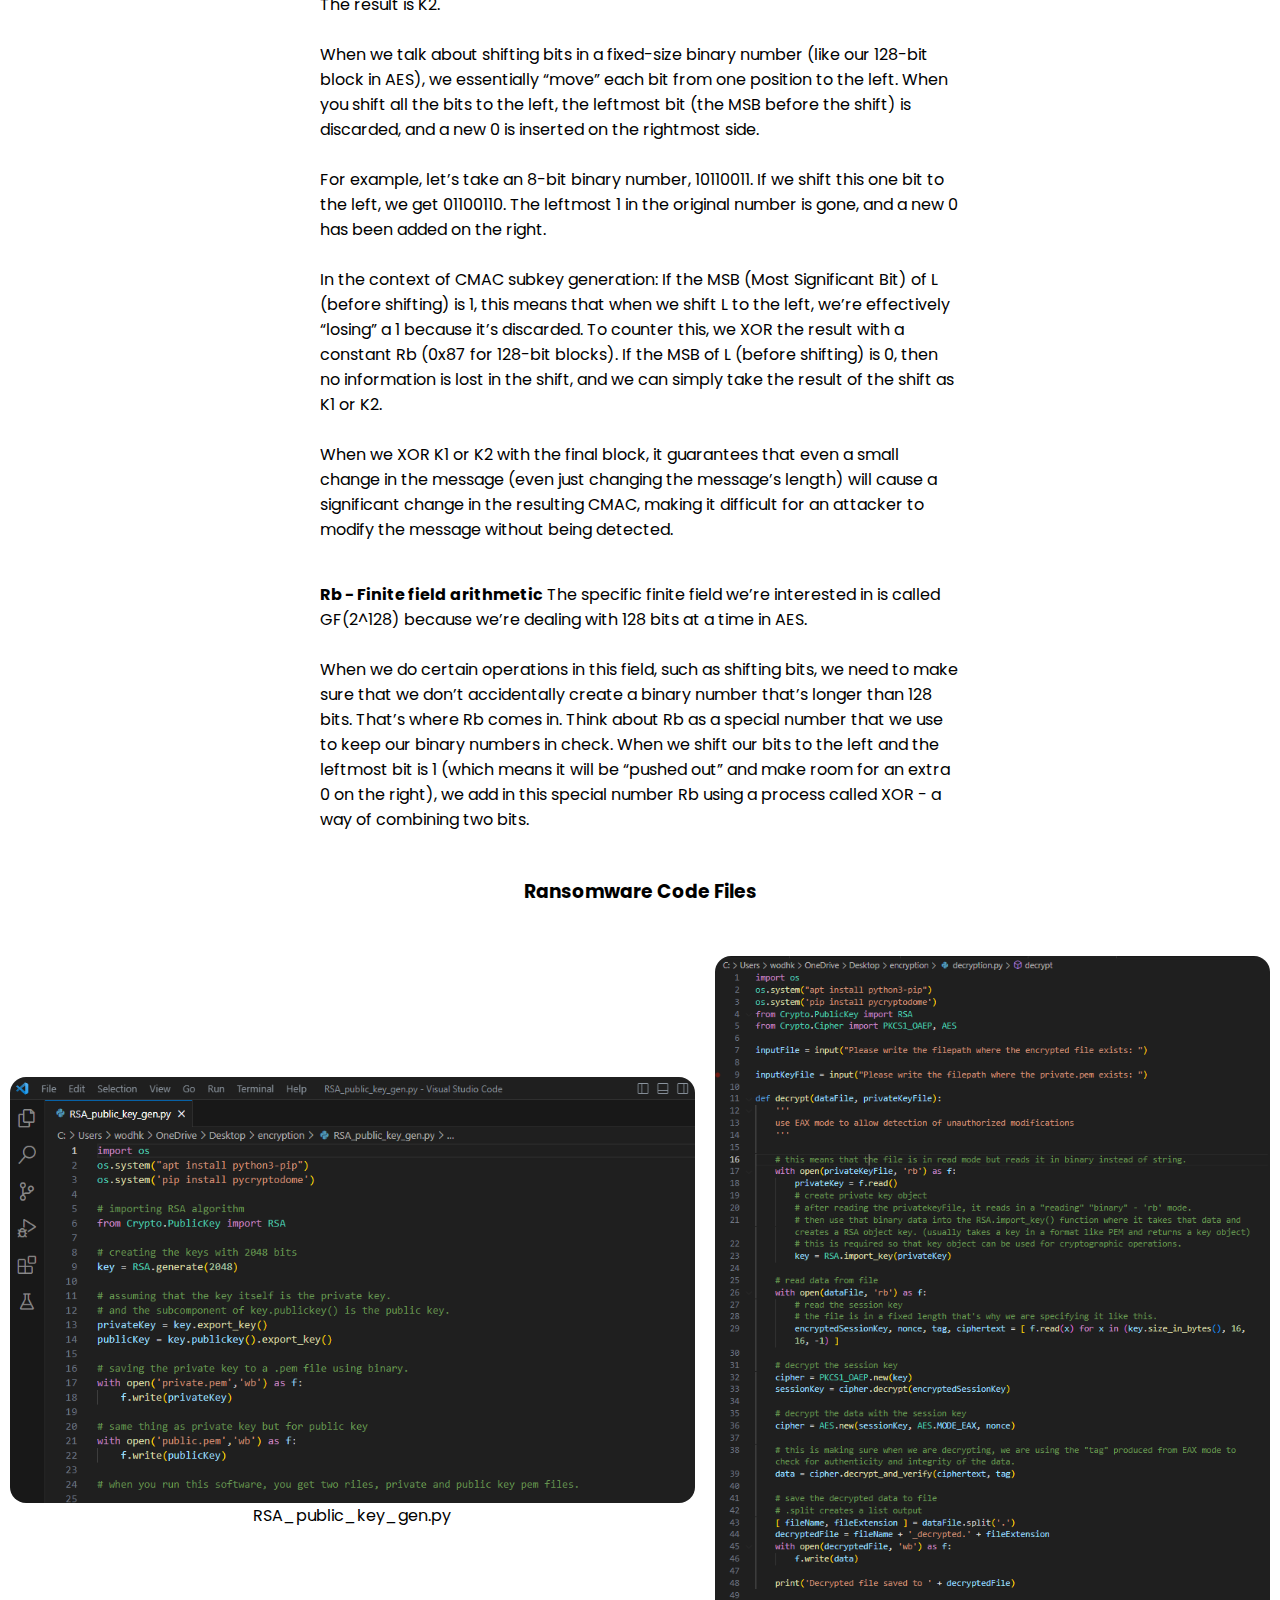
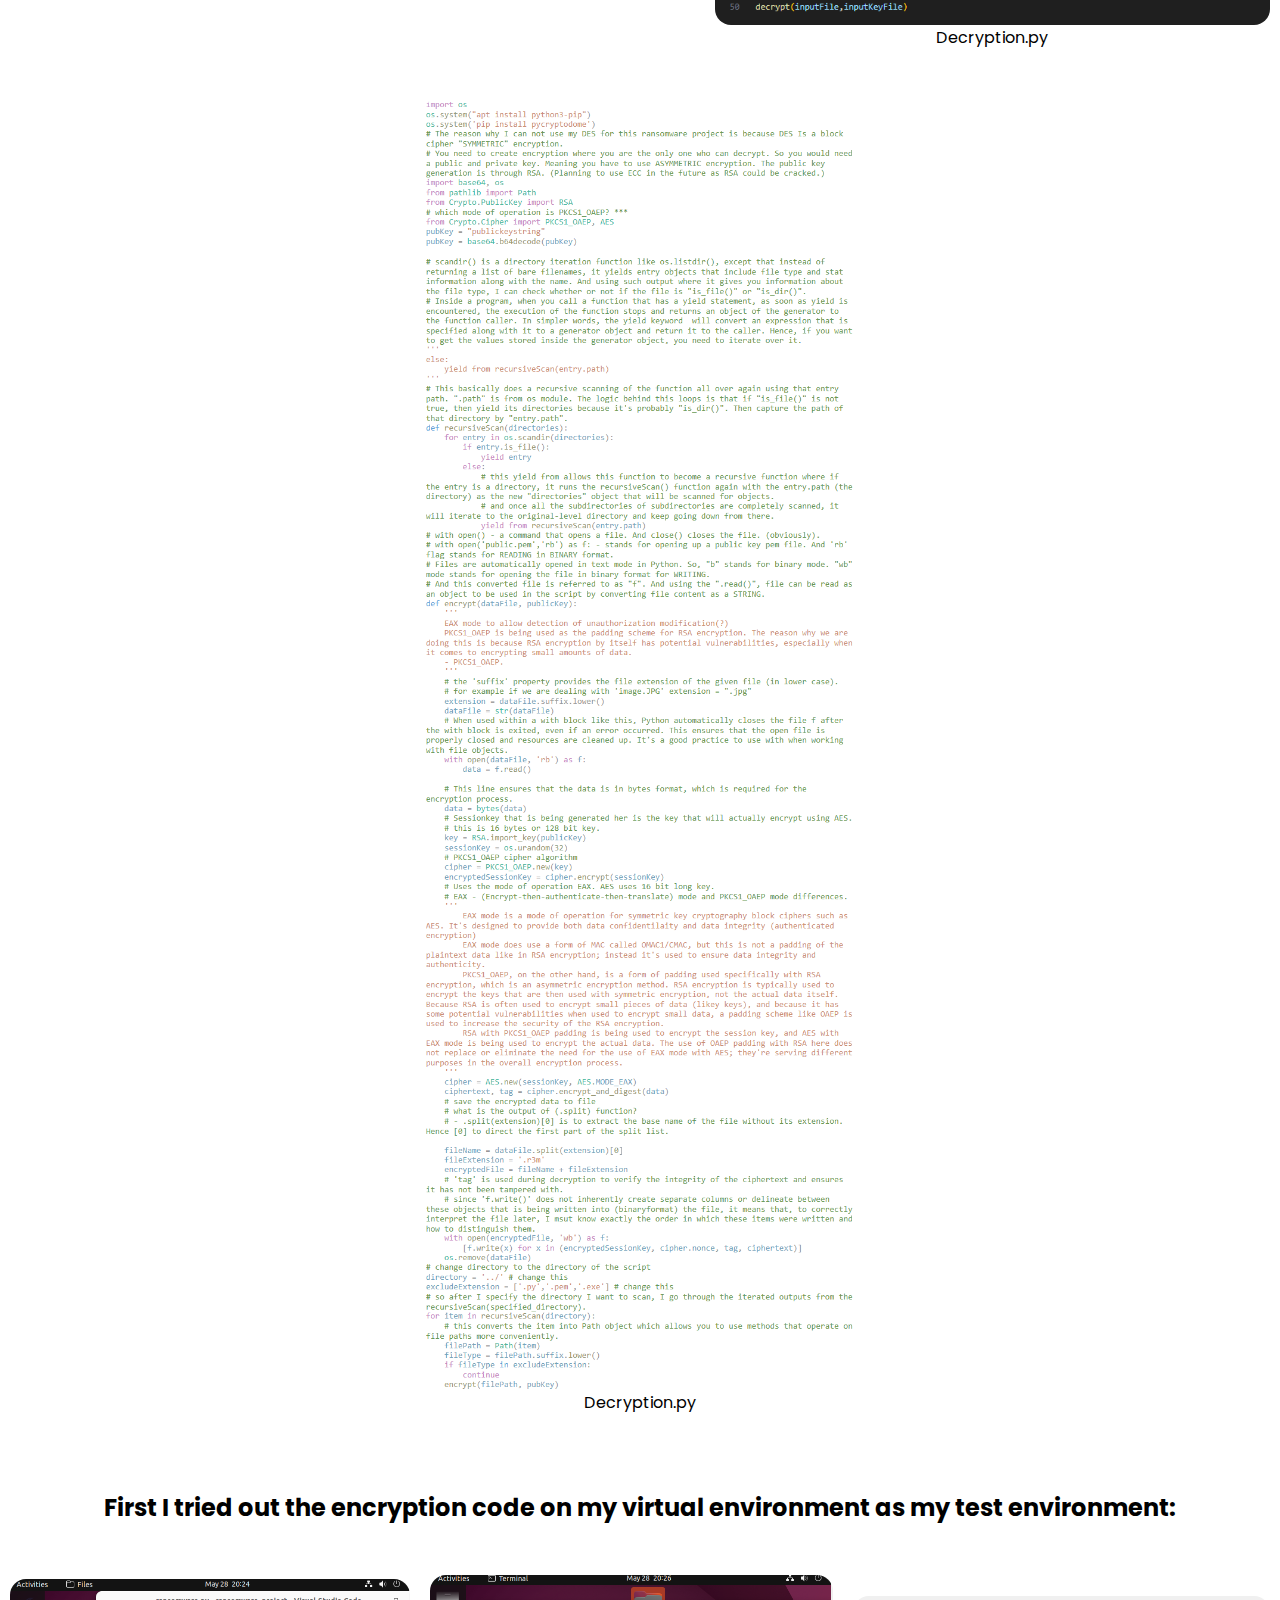
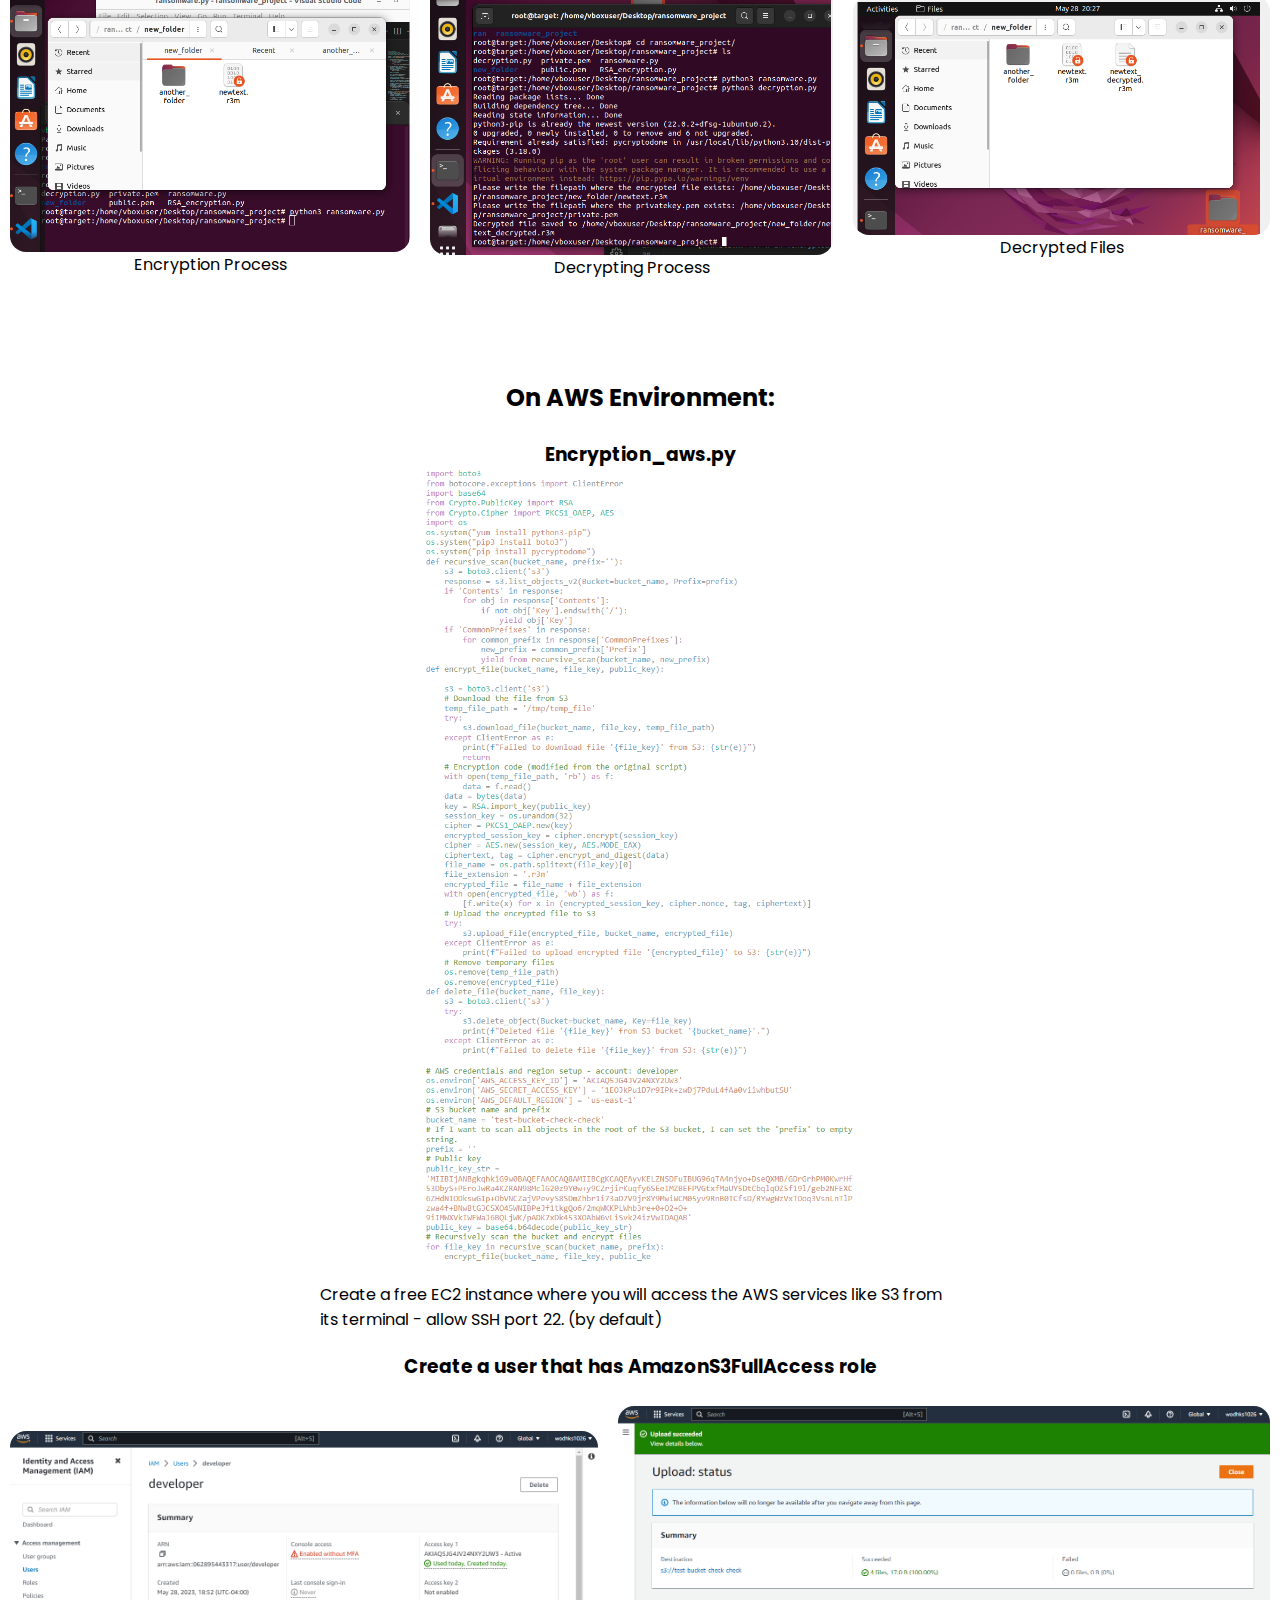
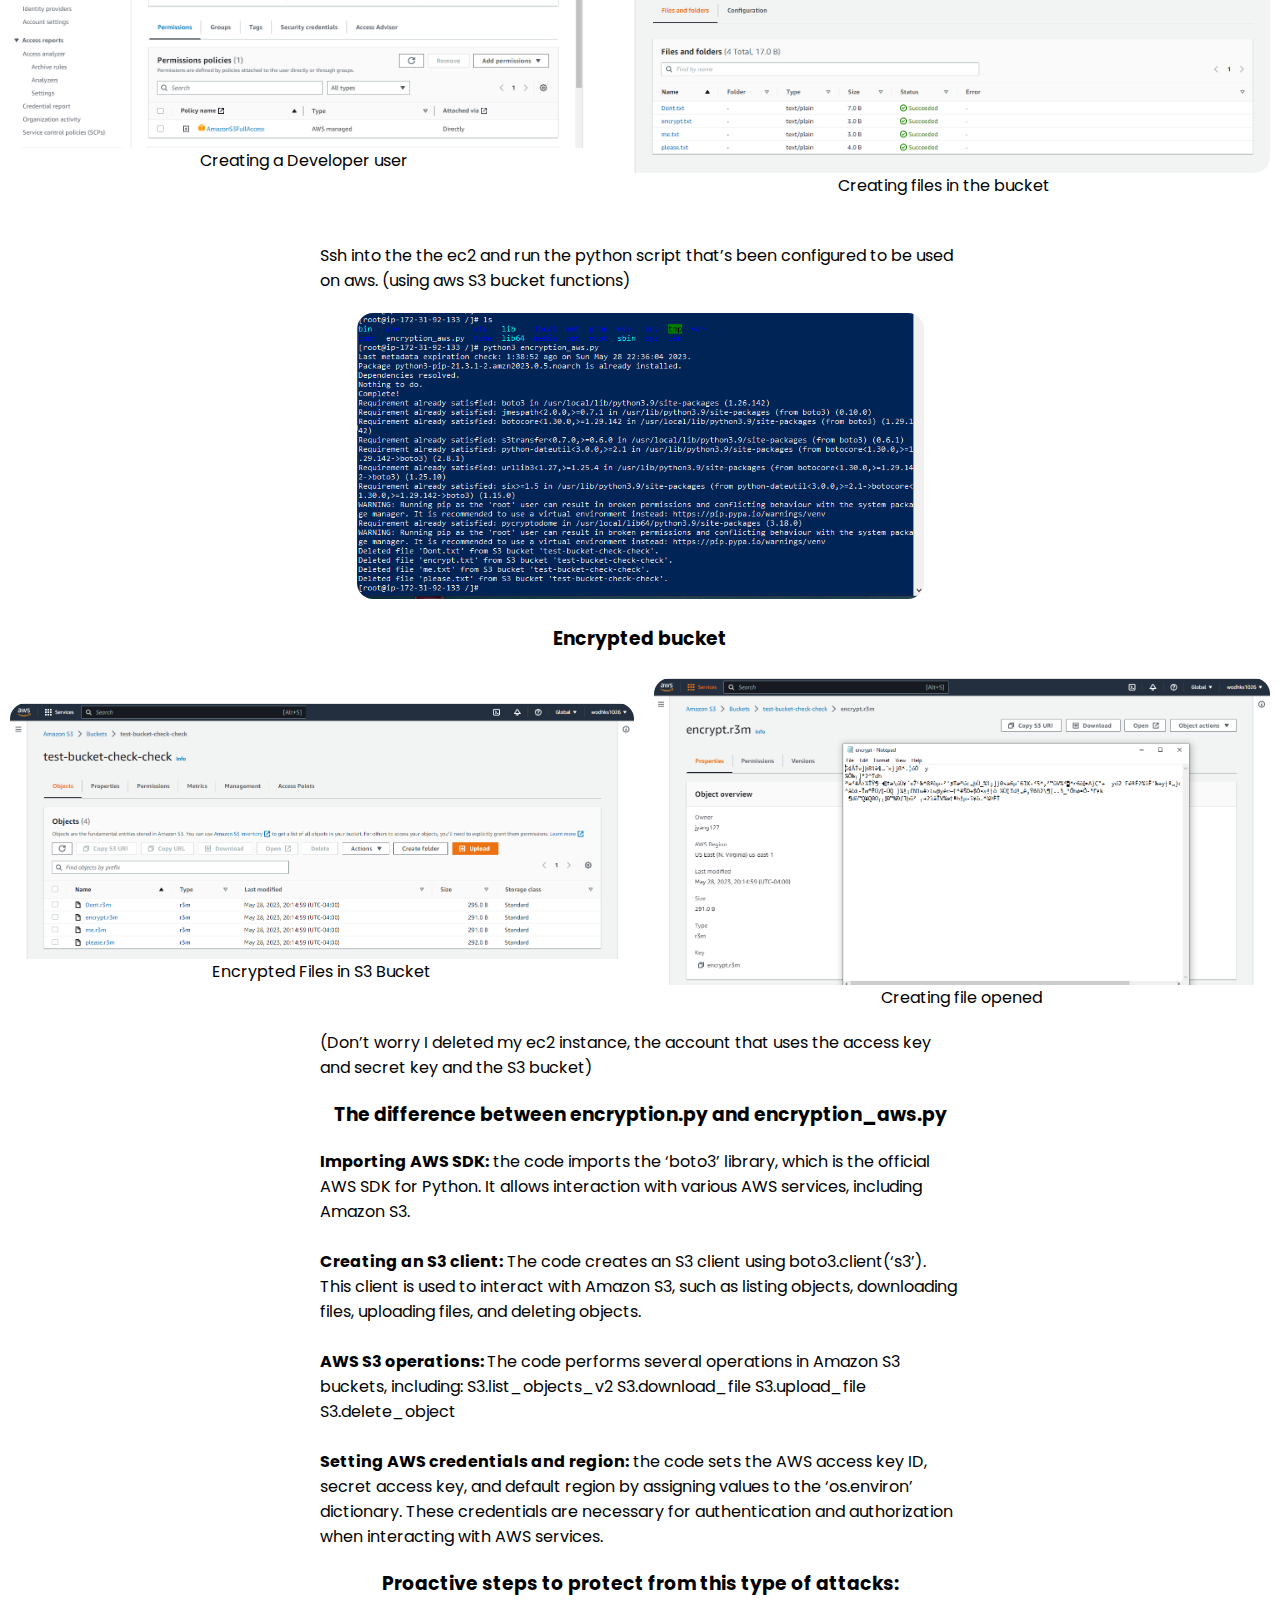
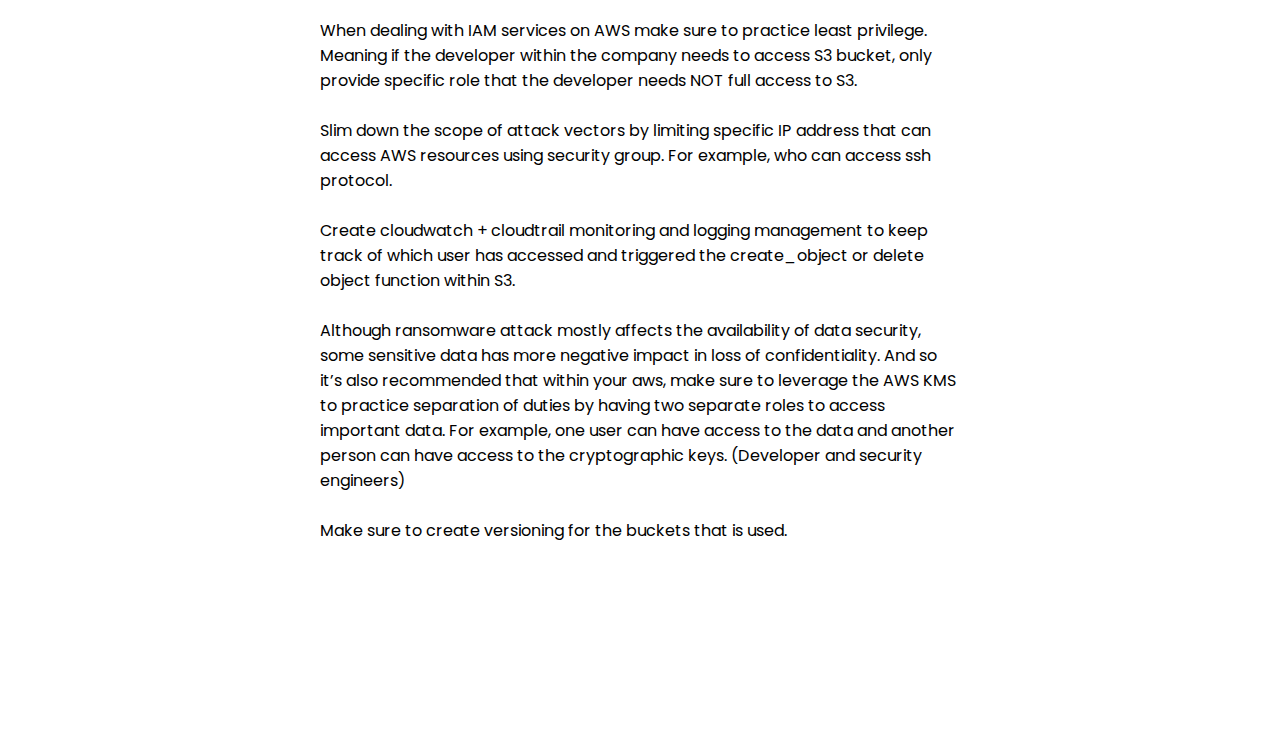
<file: ran_some_info/index.html>
<!DOCTYPE html>
<html lang="en">
<head>
    <meta charset="UTF-8">
    <meta http-equiv="X-UA-Compatible" content="IE=edge">
    <meta name="viewport" content="width=device-width, initial-scale=1.0">
    <title>Ransomware</title>
    <link rel="stylesheet" href="style.css">
</head>
<body>
    <br><br><br><br><br><br>
    <section id="headers">
        <h1 class="title">Unauthorized Ransomware in AWS Project</h1>
    </section>
    <br>
    <section id="headers">
        <h3 class="scenario">Relevant scenarios</h3>
    </section>
    <section id="paragraph">
        <div class="explanation">
            <p>
            A developer account that has S3fullaccess role
            <br>
            Note: this type of attack can be done with any of the full access roles as such as Amazon EBS, EFS, DynamoDB and etc.
            </p>
        </div>
    </section>

    <section id="headers">
        <h3 class ="subheader">Simulation environment</h3>
    </section>

    <section id="image">
        <div class="section__image__container">
            <img src="./images/simulated.png" alt="aws_network" class="rounded-image">
        </div>
    </section>

    <section id="link">
        <div class="link_container">
            <h2 class="link_to_DES"><a href="https://github.com/IceBear1026/ransomware">Github Link to the Codes</a></h2>
        </div>
    </section>

    <section id="headers">
        <h3 class ="subheader">How the ransomware encryption algorithm works: RSA PKCS1_OAEP and AES OMAC1/CMAC</h3>
    </section>

    <section id="paragraph">
        <div class="explanation">
            <p>
                <strong>Technical terms:</strong><br>
                    Cryptographic primitive: low-level cryptographic algorithms that are used for cryptographic protocols for computer security systems - examples include one-way hash functions and encryption functions.<br>

                    Padding: adding data to the beginning, middle, or end of message prior to encryption.<br>
            
                    Trapdoor function: It is a function that is easy to compute in one direction yet difficult to compute in the opposite direction without special information. (Think of public-key cryptography)
            </p>
            <br>
        </div>
    </section>

    <section id="image">
        <div class="section__image__container">
            <img src="./images/trapdoor.png" alt="trap_door" class="rounded-image">
        </div>
    </section>

    <section id="paragraph">
        <div class="explanation">
            <p>
                When a SMALL PIECE of data is encrypted using RSA, an attacker can craft a series of ciphertexts and use the decryption of these ciphertexts to reveal the original small piece of data eventually. - Chosen ciphertext attack.<br><br>
                Padding is used to PREVENT this attack by ensuring that the plaintexts are sufficiently long and random so that the attacker can't craft meaningful ciphertexts. <br><br>

                PKCS1_OAEP cipher algorithm - Public-Key Cryptography Standards #1 - Optimal Asymmetric Encryption PADDING.<br><br>
                OAEP provides a specific method of padding that adds randomness to the data before it's encrypted, increasing the security of the encryption.<br><br>
                Usually, people would add a bunch of 0's to match the number of blocks that are created. OAEP algorithm uses pair of random oracles, "G" and "H."
                Combining this padding with trapdoor one-way permutation (In this case, RSA public key algorithm), it proved to provide security against chosen plaintext and chosen ciphertext attacks. 
                Overall, OAEP provides an element of randomness to convert a <strong>DETERMINISTIC</strong> encryption scheme (bare RSA) into a <strong>PROBABILISTIC</strong> scheme. (Making the encryption harder to guess).<br><br>
                It also prevents PARTIAL decryption of ciphertexts (or other information LEAKAGE) because the hacker can not recover a portion of plaintext without being able to invert the TRAPDOOR ONE-WAY PERMUTATION. <br>

            </p>
            <br>
        </div>
    </section>

    <section id="image">
        <div class="section__image__container">
            <img src="./images/EAX_mode.png" alt="eax_mode" class="rounded-image">
        </div>
    </section>

    <section id="paragraph">
        <div class="explanation">
            <p>
                This diagram shows multiple processes and methods to generate a simple authentication tag: T.
                This is a representation of EAX encryption where the message is M, the key is K, the authenticated header is H, the nonce is N, and the encrypted message is C.<br><br>
                OMAC-0K, OMAC-1K, and OMAC-2K are separate OMAC operations distinctively numbered by the order of operations using the same key, K. <br><br>
                CTRK is the counter operation that is used during EAX Mode.<br><br>

                Counter mode provides parallel encryption for efficiency in contrast to other CBC modes of operations. However, it does not provide message authentication or integrity checks. And this is why EAX is used where Counter Mode is used along with OMAC operations. 
            </p>
            <br>
        </div>
    </section>

    <section id="image">
        <div class="section__image__container">
            <img src="./images/counter_mode.png" alt="ctr_mode" class="rounded-image">
        </div>
    </section>
    <br><br>
    <section id="headers">
        <h3 class="scenario">CMAC/OMAC1</h3>
    </section>

    <section id="paragraph">
        <div class="explanation">
            <p>
                MAC: Message Authentication Code - a short piece of information used to confirm that a message came from the stated sender (authentication) and has not been changed in transit (integrity). It’s like a cryptographic SEAL on a message.<br><br>

                CMAC - is a specific type of MAC algorithm that’s based on a block cipher such as AES. <br><br>

                CMAC, OMAC, or OMAC1: is named this way because it’s “One-Key CBC-MAC.”

            </p>
            <br>
        </div>
    </section>

    <section id="image">
        <div class="section__image__container">
            <img src="./images/CBC_mode.png" alt="cbc_mode" class="rounded-image">
        </div>
    </section>

    <section id="paragraph">
        <div class="explanation">
            <p>
                CBC stands for “Cipher Block Chaining,” which is used to calculate MAC. <br><br>
                When you have a message, you break them into blocks. And each of these blocks is “chained” with the previous one by mathematical operation before being encrypted. The result of this chaining and encryption is the MAC.<br><br>
                This chaining mechanism means that even a small change in the message will cause a big change in the MAC, making it virtually impossible for an attack to change the message and still keep the same MAC.
                This provides integrity of the message because it will be easy to see if the message has been tampered with during transit.

            </p>
            <br>
        </div>
    </section>

    <section id="headers">
        <h3 class="scenario">CMAC/OMAC1 process</h3>
    </section>

    <section id="image">
        <div class="section__image__container">
            <img src="./images/CMAC.jpg" alt="CMAC" class="rounded-image">
        </div>
    </section>

    <section id="paragraph">
        <div class="explanation">
            <p>
                
                <strong>Key Generation:</strong> 
                The key used in AES for CMAC is derived from a secret key K, which is first used to encrypt a block of ZEROs. The output is then processed to create two more keys: K1 and K2 (also known as subkeys). These subkeys are used for padding the message in the final steps of the CMAC algorithm.<br><br> 
                <strong>Message Preparation:</strong>
                The input message is divided into blocks (M1, M2, …, Mn). If the last block is not the full block size, it’s padded. If it’s a complete block, a new block is added. <br><br>
                The PADDING depends on whether the LAST BLOCK is complete or not.<br><br>
                If it’s complete, the padding is a full block of the form ‘K1 || 0^nb’, where ‘||’ denotes concatenation and ‘0’nb’ represents a string of zeros of the necessary length.<br><br>
                If it’s not complete, the padding is of the form ‘Mn || 10^r’, where ‘10^r’ is a string starting with ‘1’ followed by ‘r’ zeros, and ‘r’ is the number of bits required to complete the block. This incomplete block is then XORed with K1.<br><br>
                <strong>MAC Computations:</strong>
                CBC-MAC is performed on the prepared blocks. <br><br>This involves:
                Initializing an AES cipher with the secret key K. 
                Starting with an initialization vector (IV), the blocks are processed one by one. Each block is XOR-ed with the output of the previous encryption, and the result is encrypted with AES. 
                The output from the final block’s encryption is the MAC.


            </p>
        
        </div>
    </section>

    <section id="paragraph">
        <div class="explanation">
            <p>
                <strong>SubKeys Generation (In-Depth):</strong>
                First, a single block of zeros is encrypted using the original key K.
                Let the output be L. Now, L is shifted one bit to the left. In other words, each bit i of L is replaced by the bit i+1, with the 0th bith replaced by 0. Let’s call the result L1.
                Shift L one bit to the left (equivalent to multiplying L by 2 in binary).<br><br>
                If the most significant (leftmost) bit of L before the shift was 1, then a constant Rb is XORed with L1 to give K1. If it was 0, then K1 is just L1.
                The constant Rb depends on the block length (for a block length of 128 bits, as in AES, Rb is 0x87).
                K2 is generated in a similar way, except it starts with K1 instead of L. K1 is shifted one bit to the left, and Rb is XORed with the result if the most significant bit of K1 was 1. The result is K2. <br><br>

                When we talk about shifting bits in a fixed-size binary number (like our 128-bit block in AES), we essentially “move” each bit from one position to the left. When you shift all the bits to the left, the leftmost bit (the MSB before the shift) is discarded, and a new 0 is inserted on the rightmost side. <br><br>
                For example, let’s take an 8-bit binary number, 10110011. If we shift this one bit to the left, we get 01100110. The leftmost 1 in the original number is gone, and a new 0 has been added on the right.<br><br>
                In the context of CMAC subkey generation:
                If the MSB (Most Significant Bit) of L (before shifting) is 1, this means that when we shift L to the left, we’re effectively “losing” a 1 because it’s discarded. To counter this, we XOR the result with a constant Rb (0x87 for 128-bit blocks).
                If the MSB of L (before shifting) is 0, then no information is lost in the shift, and we can simply take the result of the shift as K1 or K2. 
                <br><br>
                When we XOR K1 or K2 with the final block, it guarantees that even a small change in the message (even just changing the message’s length) will cause a significant change in the resulting CMAC, making it difficult for an attacker to modify the message without being detected. 
            </p>
          
        </div>
    </section>

    <section id="paragraph">
        <div class="explanation">
            <p>
                <strong>Rb - Finite field arithmetic</strong>
                The specific finite field we’re interested in is called GF(2^128) because we’re dealing with 128 bits at a time in AES.<br><br>
                When we do certain operations in this field, such as shifting bits, we need to make sure that we don’t accidentally create a binary number that’s longer than 128 bits. That’s where Rb comes in.
                Think about Rb as a special number that we use to keep our binary numbers in check. When we shift our bits to the left and the leftmost bit is 1 (which means it will be “pushed out” and make room for an extra 0 on the right), we add in this special number Rb using a process called XOR - a way of combining two bits. 

            </p>
            <br>
        </div>
    </section>

    <section id="headers">
        <h3 class="scenario">Ransomware Code Files</h3>
    </section>
    <br><br>

    <section id="image">
        <div class = "image-container">
            <div class="section__image__container">
                <img src="./images/RSA.PNG" alt="RSA" class="rounded-image">
                <p class="image-title">RSA_public_key_gen.py</p>
            </div>
            <div class="section__image__container">
                <img src="./images/decryption_1.PNG" alt="decryption" class="rounded-image">
                <p class="image-title">Decryption.py</p>
            </div>
        </div>
    </section>
    <br><br>
    <section id="image">
        <div class="section__image__container">
            <img src="./images/encryption.png" alt = encryption class="rounded-image">
            <p class="image-title">Decryption.py</p>
        </div>
    </section>
    <br><br><br>

    <section id="headers">
        <h2 class="scenario">First I tried out the encryption code on my virtual environment as my test environment:</h2>
    </section>
    <br><br>
    <section id="image">
        <div class="image-container">
            <div class="section__image__container">
                <img src="./images/encryption_virtual.PNG" alt="encrypt_virtual" class="rounded-image">
                <p class="image-title">Encryption Process</p>
            </div>
            <div class="section__image__container">
                <img src="./images/decryption_virtual.PNG" alt="decrypt_virtual" class="rounded-image">
                <p class="image-title">Decrypting Process</p>
            </div>

            <div class="section__image__container">
                <img src="./images/decrypted.PNG" alt="decrypted" class="rounded-image">
                <p class="image-title">Decrypted Files</p>
            </div>
        </div>
    </section>
    <br><br><br><br>
    <section id="headers">
        <h2 class="scenario">On AWS Environment:</h2>
    </section>
    <br>
    <section id="headers">
        <h3 class="scenario">Encryption_aws.py</h3>
    </section>

    <section id="image">
        <div class="section__image__container">
            <img src="./images/encryption_aws.png" alt="encrypt_aws" class="rounded-image">
        </div>
    </section>

    <section id="paragraph">
        <div class="explanation">
            <p>
                Create a free EC2 instance where you will access the AWS services like S3 from its terminal - allow SSH port 22. (by default)
            </p>
            
        </div>
    </section>

    <section id="headers">
        <h3 class="scenario">Create a user that has AmazonS3FullAccess role</h3>
    </section>
    <br>
    <section id="image">
        <div class="image-container">
            <div class="section__image__container">
                <img src="./images/developer.PNG" alt="developer" class="rounded-image">
                <p class="image-title">Creating a Developer user</p>
            </div>
            <div class="section__image__container">
                <img src="./images/files.PNG" alt="files" class="rounded-image">
                <p class="image-title">Creating files in the bucket</p>
            </div>
        </div>
        
    </section>
    <br>
    <section id="paragraph">
        <div class="explanation">
            <p>
                Ssh into the the ec2 and run the python script that’s been configured to be used on aws. (using aws S3 bucket functions)
            </p>
        </div>
    </section>

    <section id="image">
        <div class="section__image__container">
            <img src="./images/ssh.PNG" alt="ssh" class="rounded-image">
        </div>
    </section>
    <br>
    <section id="headers">
        <h3 class="scenario">Encrypted bucket</h3>
    </section>
    <br>
    <section id="image">
        <div class="image-container">
            <div class="section__image__container">
                <img src="./images/encrypted_bucket.PNG" alt="enc_bucket" class="rounded-image">
                <p class="image-title">Encrypted Files in S3 Bucket</p>
            </div>
            <div class="section__image__container">
                <img src="./images/output.PNG" alt="output" class="rounded-image">
                <p class="image-title">Creating file opened</p>
            </div>
        </div>
    </section>

    <section id="paragraph">
        <div class="explanation">
            <p>
                (Don’t worry I deleted my ec2 instance, the account that uses the access key and secret key and the S3 bucket)
            </p>
        </div>
    </section>

    <section id="headers">
        <h3 class="scenario">The difference between encryption.py and encryption_aws.py</h3>
    </section>

    <section id="paragraph">
        <div class="explanation">
            <p>
                <strong>Importing AWS SDK:</strong> the code imports the ‘boto3’ library, which is the official AWS SDK for Python. It allows interaction with various AWS services, including Amazon S3. <br></br>
                <strong>Creating an S3 client:</strong> The code creates an S3 client using boto3.client(‘s3’). This client is used to interact with Amazon S3, such as listing objects, downloading files, uploading files, and deleting objects.<br><br>
                <strong>AWS S3 operations: </strong>The code performs several operations in Amazon S3 buckets, including:
                S3.list_objects_v2
                S3.download_file
                S3.upload_file
                S3.delete_object
                <br><br>
                <strong>Setting AWS credentials and region:</strong> the code sets the AWS access key ID, secret access key, and default region by assigning values to the ‘os.environ’ dictionary. These credentials are necessary for authentication and authorization when interacting with AWS services.

            </p>
        </div>
    </section>

    <section id="headers">
        <h3 class="scenario">Proactive steps to protect from this type of attacks:
        </h3>
    </section>

    <section id="paragraph">
        <div class="explanation">
            <p>
                When dealing with IAM services on AWS make sure to practice least privilege. Meaning if the developer within the company needs to access S3 bucket, only provide specific role that the developer needs NOT full access to S3. <br><br>
                Slim down the scope of attack vectors by limiting specific IP address that can access AWS resources using security group. For example, who can access ssh protocol. <br><br>
                Create cloudwatch + cloudtrail monitoring and logging management to keep track of which user has accessed and triggered the create_object or delete object function within S3. <br><br>
                Although ransomware attack mostly affects the availability of data security, some sensitive data has more negative impact in loss of confidentiality. And so it’s also recommended that within your aws, make sure to leverage the AWS KMS to practice separation of duties by having two separate roles to access important data. For example, one user can have access to the data and another person can have access to the cryptographic keys. (Developer and security engineers)<br><br>
                Make sure to create versioning for the buckets that is used.

            </p>
        </div>
    </section>
    <br><br><br><br><br><br><br>
</body>
</html>
</file>
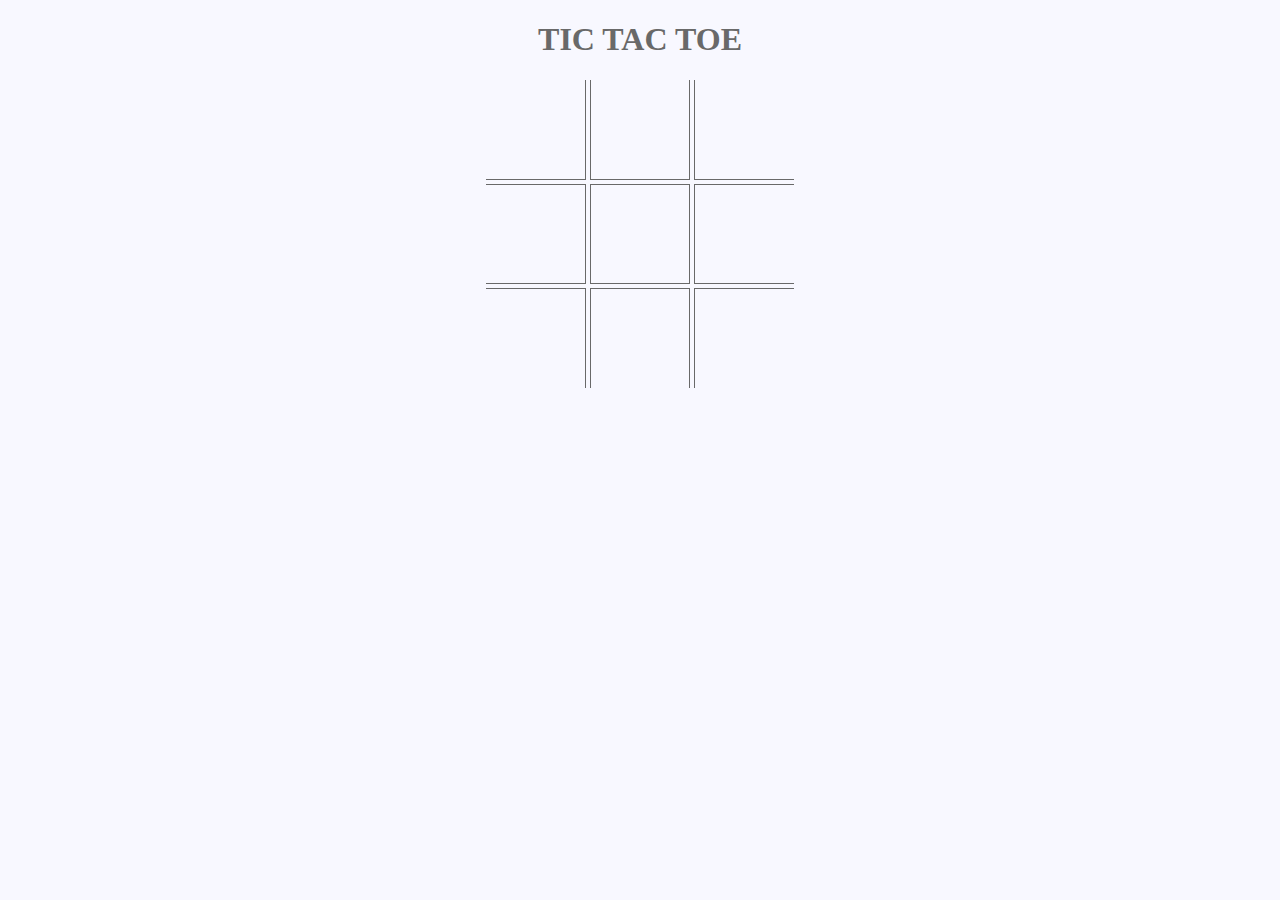
<file: ticTacToeApp/index.html>
<!DOCTYPE html>
<html lang="en">
<head>
    <meta charset="UTF-8">
    <meta http-equiv="X-UA-Compatible" content="IE=edge">
    <meta name="viewport" content="width=device-width, initial-scale=1.0">
    <link rel="stylesheet" href="style.css">
    <title>TicTacToe App | Steven Yang</title>
</head>
<body>
    <h1>TIC TAC TOE</h1>
    <div class="container">
        <div class="block">
            <div id="box1" class="box top left">
                <span data-player="none" onclick="play(this)">&nbsp;</span>
            </div>
            <div id="box2" class="box top">
                <span data-player="none" onclick="play(this)">&nbsp;</span>
            </div>
            <div id="box3" class="box top right">
                <span data-player="none" onclick="play(this)">&nbsp;</span>
            </div>
        </div>
        <div class="block">
            <div id="box4" class="box left">
                <span data-player="none" onclick="play(this)">&nbsp;</span>
            </div>
            <div id="box5" class="box">
                <span data-player="none" onclick="play(this)">&nbsp;</span>
            </div>
            <div id="box6" class="box right">
                <span data-player="none" onclick="play(this)">&nbsp;</span>
            </div>
        </div>
        <div class="block">
            <div id="box7" class="box bottom left">
                <span data-player="none" onclick="play(this)">&nbsp;</span>
            </div>
            <div id="box8" class="box bottom">
                <span data-player="none" onclick="play(this)">&nbsp;</span>
            </div>
            <div id="box9" class="box bottom right">
                <span data-player="none" onclick="play(this)">&nbsp;</span>
            </div>
        </div>
    </div>





    <script src="index.js"></script>
</body>
</html>
</file>
<file: style.css>
/* GENERAL */

@import url('https://fonts.googleapis.com/css2?family=Poppins:wght@300;400;500;600&display=swap');


*{
    margin: 0;
    padding: 0;
}

body {
    font-family: 'Poppins', sans-serif;
}

html {
    scroll-behavior: smooth;
}

p {
    color: rgb(85,85,85);
}

/* TRANSITION */

/* When we click on the link and the button, we are making sure the transition of the page is not instantaneous. Instead, making it move with ease. */
a, .btn {
   transition: all 300ms ease; 
}

/* DESKTOP NAV */
nav, .nav-links {
    display: flex;
}

nav {
    justify-content: space-around;
    align-items: center;
    /* This is 17% of the VIEW HEIGHT, meaning when you inspect the page, the nav class will take up the 17 percent of the top page. */
    height: 17vh;
}

.nav-links {
    gap: 2rem;
    /* This removes the bullet points that was there by default when we initiated the class with <li> class. */
    list-style: none;
    font-size: 1.5rem;
}

a{
    color: black;
    /* This removes the default underline that happens when you instantiate an a href link. */
    text-decoration: none;
    text-decoration-color: White;
}

/* Now we are configuring the CSS for when the mouse is hovering over the buttons/links. */
a:hover{
    color: grey;
    /* We are giving them INTENTIONAL underlines */
    text-decoration: underline;
    text-underline-offset: 0.5rem;
    text-decoration-color: rgb(181,181,181);
}

.logo {
    font-size: 2rem;
}

/* This prevents the logo to be not highlighted or clickable or anything. */
.logo:hover {
    cursor: default;
}

/* HAMBURGER MENU */

/* We make it display none because we don't want to see it in Desktop window (?) */
#hamburger-nav {
    display: none;
}

.hamburger-menu {
    position: relative;
    display: inline-block;
}

.hamburger-icon {
    display: flex;
    flex-direction: column;
    justify-content: space-between;
    height: 24px;
    width: 30px;
    cursor: pointer;
}

/* Span is the "lines" of the hamburger (referenced on the HTML) */
.hamburger-icon span {
    width: 100%;
    height: 2px;
    background-color: black;
    transition: all 0.3 ease-in-out;
}

.menu-links {
    position: absolute;
    top:100%;
    right: 0;
    background-color: white;
    width: fit-content;
    /* We set the menu-links max-height as 0. So technically, everything else that comes out of the menu-link block is "overflow". By making the overflow: hidden, it hides all the overflow of the page. So on the menu-links.open, we have an updated max-height: 500px which opens up the "hidden" content. */
    max-height : 0;
    overflow: hidden;
    transition: all 0.3 ease-in-out;
}


/* Without configuring the a and li part of the HTML, the "Hidden" parts of the list that drops down looks ugly/has bulletpoints/not aligned. */
.menu-links a {
    display: block;
    padding: 10px;
    text-align: center;
    font-size: 1.5rem;
    color: black;
    text-decoration: none;
    transition: all 0.3 ease-in-out;
}

.menu-links li {
    list-style: none;
}

/* So when the script.js pushes the and creates the class using, classList.toggle("open"), we will be changing its style in this css file. */
.menu-links.open{
    max-height: 500px;
}

/*  We are targeting the child of the list. If you reference the HTML, you can see that hamburger-icon span children is count of 3. And so my calling its first child, it's talking about the first "span" line. 

Another thing to notice is that it's calling the hamburger-icon class which is created when toggleMenu() is triggered. And toggleMenu() function creates a class = "open" inside of the icon (hamburger-icon) class. So this effect below ONLY happens when the toggleMenu() is triggered.

What we are doing here is using the top line and the bottom line to go in 45 degrees opposite directions to create an "X". It will look like an X to get out of the hamburger button.
*/
.hamburger-icon.open span:first-child{
    transform: rotate(45deg) translate(10px, 5px);
}

.hamburger-icon.open span:nth-child(2){
    opacity: 0;
}

.hamburger-icon.open span:last-child{
    transform: rotate(-45deg) translate(10px, -5px);
}

/*  So now we are targeting the children of the hamburger icons that are NOT in open class. */

.hamburger-icon span:first-child{
    transform: none;
}

.hamburger-icon span:first-child{
    opacity: 1;
}

.hamburger-icon span:first-child{
    transform: none;
}

/* SECTIONS */

section {
    padding-top: 4vh;
    height: 96vh;
    margin: 0 10rem;

    /* This makes it so that the logos do not overlap and fit in the "box" */
    box-sizing: border-box;
    min-height: fit-content;
}

.section-container {
    display: flex;
}

/* PROFILE SECTION */
#profile {
    display: flex;
    justify-content: center;
    gap: 5rem;
    height: 80vh;
}

.section__pic-container {
    display: flex;
    height: 1000px;
    width: 1000px;
    margin: auto 0;
}

.rounded-image{
    border-radius: 1rem;
}

.section__text {
    align-self: center;
    text-align: center;
}

.section__text p {
    font-weight: 600;
}

.section__text__p1 {
    text-align: center;
}

.section__text__p2 {
    font-size: 1.75rem;
    margin-bottom: 1rem;
}

.title {
    font-size: 3rem;
    text-align: center;
}

#socials-container {
    display: flex;
    justify-content: center;
    margin-top: 1rem;
    gap: 1rem;
}

/* ICONS */

.icon {
    cursor: pointer;
    height: 2rem;
}

/* BUTTONS */

.btn-container {
    display: flex;
    justify-content: center;
    gap: 1rem;
}

.btn {
    font-weight: 600;
    transition: all 300ms ease;
    padding: 1rem;
    width: 8 rem;
    border-radius: 2rem;
}

.btn-color-1, .btn-color-2 {
    border: rgb(53,53,53) 0.1rem solid;
}

.btn-color-1:hover, .btn-color-2:hover {
    cursor: pointer;
}

.btn-color-1, .btn-color-2:hover {
    background: rgb(53,53,53);
    color: white;
}

.btn-color-1:hover {
    background: rgb(0,0,0);
}

.btn-color-2 {
    background: none;
}

.btn-color-2:hover{
    border: rgb(255,255,255) 0.1rem solid;
}

.btn-container {
    gap: 1rem;
}

/* ABOUT SECTION */
#about {
position: relative;
}

.about-containers {
gap: 2rem;
margin-bottom: 2rem;
margin-top: 2rem;
}

.about-details-container {
justify-content: center;
flex-direction: column;
}

.about-containers,
.about-details-container {
display: flex;
}

.about-containers, .contact-info-upper-container, .btn-container{
    flex-wrap: wrap;
}


.about-pic {
border-radius: 2rem;
}

.arrow {
position: absolute;
right: -5rem;
bottom: 2.5rem;
}

.details-container {
padding: 1.5rem;
flex: 1;
background: white;
border-radius: 2rem;
border: rgb(53, 53, 53) 0.1rem solid;
border-color: rgb(163, 163, 163);
text-align: center;
}

.section-container {
gap: 4rem;
height: 80%;
}

.section__pic-container {
height: 400px;
width: 400px;
margin: auto 0;
}

/* EXPERIENCE SECTION */

#experience {
position: relative;
}

.experience-sub-title{
color: rgb(85,85,85);
font-weight:600;
font-size: 1.75rem;
margin-bottom: 2rem;
}

.experience-details-container{
display:flex;
justify-content: center;
flex-direction: column;
}

.article-container{
display: flex;
text-align: initial;
flex-wrap: wrap;
flex-direction: row;
gap: 2.5rem;
justify-content: space-around;
}

article{
display: flex;
gap: 0.5rem;
}

/* PROJECTS SECTION */

#projects{
position: relative;
}



#project-title{
margin:1rem;
color:black;
}
/* CONTACT SECTION */

#contact {
    display: flex;
    justify-content: center;
    flex-direction: column;
    height: 70vh;
}

.contact-info-upper-container{
    display:flex;
    justify-content: center;
    border-radius: 2rem;
    border: rgb(53, 53, 53) 0.1rem solid;
    border-color:rgb(163, 163, 163);
    background: rgb(250,250,250);
    margin: 2rem auto;
    padding: 0.5rem;
}

.contact-info-container {
    display: flex;
    align-items: center;
    justify-content: center;
    gap: 0.5rem;
    margin: 1rem;
}

.contact-info-container p{
    font-size: larger;
}

.contact-icon {
    cursor: default;
}

.email-icon {
    height: 2.5rem;
}

/* FOOTER SECTION */

footer{
    height: 26vh;
    margin: 0 1rem;
}

footer p{
    text-align: center;
}
</file>
<file: mediaqueries.css>
@media screen and (max-width: 1400px) {
    #profile {
        height: 83vh;
        margin-bottom: 6rem;
    }
    .about-containers{
        flex-wrap: wrap;
    }
}

/* When the media screen (web page screen) size is lower than 1200px, the desktop nav should disappear. And instead, create a hamburger navigation to pop out. */
@media screen and (max-width: 1200px) {
    #desktop-nav {
        display: none;
    }

    #hamburger-nav {
        display: flex;
    }

    #experience, .experience-details-container {
        margin-top: 2rem;
    }

    #profile, .section-container {
        display: block;
    }

    .arrow {
        display: none;
    }

    section, .section-container {
        height: fit-content;
    }

    section {
        margin:0 5%;
    }

    .section__pic-container{
        width: 275px; 
        height:275px;
        margin:0 auto 2rem;
    }
    
    .about-containers {
        margin-top: 0;
    }
}

@media screen and (max-width: 600px) {
    #contact, footer{
        height: 40vh;
    }

    #profile {
        height: 83vh;
        margin-bottom: 0;
    }

    article{
        font-size: 1rem;
    }

    footer nav{
        height: fit-content;
        margin-bottom: 2rem;
    }

    .about-containers, .contact-info-upper-container, .btn-container{
        flex-wrap: wrap;
    }

    .contact-info-container{
        margin: 0;
    }

    .contact-info-container p, .nav-links li a{
        font-size: 1rem;
    }

    .experience-sub-title{
        font-size:1.25rem;
    }

    .logo {
        font-size: 1.5rem;
    }

    .nav-links{
        flex-direction: column;
        gap:0.5rem;
        text-align: center;
    }

    .section__pic-container {
        width: auto;
        height: 46vw;
        justify-content: center;
    }

    .section__text__p2 {
        font-size: 1.25rem;
    }
    
    .title {
        font-size: 2rem;
    }

    .text-container{
        text-align: justify;
    }

}
</file>
<file: calculatorApp/style.css>
html{
    box-sizing: border-box;
    height: 100%;
}

*,
*::before,
*::after{
    box-sizing: inherit;
    margin: 0;
    padding: 0;
}

body{
    align-items: center;
    background: #5FEDC6;
    display:flex;
    font-family: 'Ddosis',sans-serif;
    font-display: swap;
    height: inherit;
    justify-content: center;
}

.wrapper{
    backdrop-filter: blur(5.5px);
    -webkit-backdrop-filter: blur(5.5px);
    border-radius: 16px;
    box-shadow: 0 4px 30px rgba(35,35,35,0.3);
    color: #232323;
    backdrop-filter: blur(4px);
    -webkit-backdrop-filter: blur(4px);
    background: rgba(255,255,255,0.30);
    border: 1px solid rgba(255,255,255,0.34);
    flex-basis: 400px;
    height:540px;
    padding: 20px 35px;

}

.screen{
    backdrop-filter: blur(5.5px);
    -webkit-backdrop-filter: blur(5.5px);
    background: rgba(255,255,255,0.75);
    border:1 px solid rgba(255,255,255,0.01);
    border-radius: 16px;
    box-shadow: 0 4px 30px rgba(35,35,35,0.1);
    color: #232323;
    font-size: 35px;
    overflow: auto;
    padding: 20px;
    text-align: right;
    width: 326px;

}

.calc-button-row{
    display: flex;
    justify-content: space-between;
    margin: 5% 0;

}

.calc-button{
    backdrop-filter: blur(5.5px);
    -webkit-backdrop-filter: blur(5.5px);
    background: rgba(255,255,255,0.75);
    border: 1px solid rgba(255,255,255,0.1);
    border-radius: 16px;
    box-shadow: 0 4px 30px rgba(35,35,35,0.1);
    color: #232323;
    flex-basis: 20%;
    font-family: inherit;
    font-size: 24px;
    height: 65px;

}

.calc-button:last-child{
    backdrop-filter: blur(5.5px);
    -webkit-backdrop-filter: blur(5.5px);
    background: rgba(255,255,255,0.75);
    border: 1px solid rgba(255,255,255,0.1);
    border-radius: 16px;
    box-shadow: 0 4px 30px rgba(35,35,35,0.1);
    color:#232323;
    background: #01B68B;
}

.calc-button:last-child:hover{
    background-color: inherit;
    color: inherit;

}
.calc-button:last-child:active{
    background-color:#096F57;
}
.calc-button:hover{
    background-color:inherit;
}

.calc-button:active{
    background-color:#096F57;
}

.double{
    flex-basis: 47%;
}

.triple{
    flex-basis: 73%;
}
</file>
<file: des_OFB/style.css>
@import url('https://fonts.googleapis.com/css2?family=Poppins:wght@300;400;500;600&display=swap');

*{
    margin: 0;
    padding: 0;
}

body {
    font-family: 'Poppins', sans-serif;
}

img{
    width:100%;
    object-fit:contain;
}

html {
    scroll-behavior: smooth;
}



.section__image__container_terminal {
    display: flex;

    margin-left: auto;
    margin-right: auto;
 
}

.section__image__container_forward {
    display: flex;


    margin-left: auto;
    margin-right: auto;

}
.section__image__container_reverse {
    display: flex;

    margin-left: auto;
    margin-right: auto;
 
}

.section__image__container {
    display: flex;
    margin-left: auto;
    margin-right: auto;

}

.rounded-image{
    border-radius: 1rem;
}

#headers{
    display: flex;
    justify-content: center;
    align-self: center;
    gap: 5rem;
}

#headers h1{
    font-size: 1.75rem;
    margin-bottom: 1rem;
}

.explanation {
    
    padding: 20px;
}

#link{
    position: relative;
}

.link_container{
    display:flex;
    justify-content: center;
    gap: 2rem;
    margin-bottom: 2rem;
    margin-top: 2rem;
}
</file>
<file: glassClockApp/style.css>
*{
    margin: 0;
    padding: 0;
    box-sizing: border-box;
}

body{
    height:100vh;
    display: flex;
    align-items: center;
    justify-content: center;
    background: #111;
}

.container{
    position: relative;
}

.container .circle{
    position: absolute;
    border-radius: 50%;
    pointer-events: none;
    animation: 2s ease-in infinite alternate;
}

.container .circle:nth-child(1){
    width: 180px;
    height: 180px;
    top:-60px;
    left:-60px;
    background: linear-gradient(#922b2b, #a7b8ac);
    animation-name: move-up;
}

@keyframes move-up{
    to{
        transform: translateY(-10px);
    }
}

.container .circle:nth-child(2){
    width:120px;
    height:120px;
    bottom:-20px;
    right:-20px;
    background: linear-gradient(#080504, #d6122c);
    animation-name: move-down;
}

@keyframes move-down{
    to{
        transform:translateY(10px);
    }
}

.clock{
    width: 350px;
    height: 350px;
    display: flex;
    align-items: center;
    justify-content: center;
    border: 2px solid rgba(255,255,255,0.1);
    backdrop-filter:blur(15px);
    background: rgba(255,255,255,0.05);
    box-shadow: 0 0 30px rgba(0,0,0,0.2);
}

.clock .clock-bg img{
    width: 100%;
    height: 100%;
}

.clock::before{
    content: '';
    position: absolute;
    width: 15px;
    height: 15px;
    background: #fff;
    border-radius: 50%;
    z-index: 15;
}

.clock .hour,
.clock .minute,
.clock .second{
    position: absolute;
}

.clock .hour,
.clock .hour .hr{
    width: 160px;
    height: 160px;
}

.clock .minute,
.clock .minute .min{
    width: 190px;
    height: 190px;
}

.clock .second,
.clock .second .sec{
    width: 230px;
    height: 230px;
}

.clock .hour .hr,
.clock .minute .min,
.clock .second .sec{
    display: flex;
    justify-content: center;
    position: absolute;
    border-radius: 50%;
}

.clock .hour .hr::before{
    content: '';
    position: absolute;
    width: 8px;
    height: 80px;
    background: #ff3d68;
    z-index: 10;
    border-radius: 10px;
}

.clock .minute .min::before{
    content: '';
    position: absolute;
    width: 4px;
    height: 90px;
    background: #39a2db;
    z-index: 11;
    border-radius: 8px;
}

.clock .second .sec::before{
    content: '';
    position: absolute;
    width: 3px;
    height: 140px;
    background: #fff;
    z-index: 12;
    border-radius: 2px;
}
</file>
<file: ran_some_info/style.css>
@import url('https://fonts.googleapis.com/css2?family=Poppins:wght@300;400;500;600&display=swap');

*{
    margin: 0;
    padding: 0;
}

body {
    font-family: 'Poppins', sans-serif;
}

img{
    width:100%;
    object-fit:contain;
    display:flex;
    margin-left: auto;
    margin-right: auto;
}

/* <br>
<strong> </strong>*/

img[alt~="aws_network"]{
    max-width:45%;
}
img[alt~="trap_door"]{
    max-width:20%;
}
img[alt~="eax_mode"]{
    max-width:25%;
}
img[alt~="ctr_mode"]{
    max-width:35%;
}
img[alt~="cbc_mode"]{
    max-width:25%;
}

img[alt~="CMAC"]{
    max-width:30%;
}
img[alt~="RSA"]{
    max-width:100%;
}
img[alt~="encryption"]{
    max-width:35%;
}
img[alt~="decryption"]{
    max-width:100%;
}
img[alt~="encrypt_virtual"]{
    max-width:100%;
}
img[alt~="decrypt_virtual"]{
    max-width:100%;
}
img[alt~="decrypted"]{
    max-width:100%;
}
img[alt~="encrypt_aws"]{
    max-width:35%;
}
img[alt~="developer"]{
    max-width:100%;
}
img[alt~="files"]{
    max-width:100%;
}
img[alt~="ssh"]{
    max-width:45%;
}
img[alt~="enc_bucket"]{
    max-width:100%;
}
img[alt~="output"]{
    max-width:100%;
}


html {
    scroll-behavior: smooth;
}

#headers {
    display: flex;
    justify-content: center;
    align-self: center;
    gap: 5rem;
}

#paragraph{
    display: flex;
    justify-content: center;
    align-self: center;
}

.explanation {
    padding: 20px;
    
    max-width: 50%;
}

.rounded-image{
    border-radius: 1rem;
}

#images{
    display:flex;
    margin-left: auto;
    margin-right: auto;
}

.image-container{
    display:flex;
    align-items: center;
}

.section__image__container{
    display:flex;
    flex-direction: column;
    align-items:center;
    text-align:center;
    margin:0 10px;
}

#link{
    position: relative;
}

.link_container{
    display:flex;
    justify-content: center;
    gap: 2rem;
    margin-bottom: 2rem;
    margin-top: 2rem;
}
</file>
<file: ticTacToeApp/style.css>
body{
    background: #F8F8FF;
    color: #696969;
    font-family: serif;
    text-align: center;

}

h1{
    font-size: 2rem;
}

#container{
    margin: 5% auto;
    border-radius: 5px;
    text-align: center;
}

.box{
    display: inline-block;
    border: 1px solid #696969;
    width: 100px;
    height: 100px;
    text-align: center;
    box-sizing: border-box;
    padding: 0;
}

span{
    position: absolute;
    font-size: 75px;
    font-family: sans-serif;
    text-align: center;
    height: 75px;
    width: 75px;
    padding: 0;
    margin: 5px;
    margin-left: -35px;
}

.top{
    border-top: none;
}

.bottom{
    border-bottom: none;
}

.left{
    border-left: none;
}

.right{
    border-right: none;
}

.alert{
    height:75px;
    width:125px;
    display: inline-block;
    background: ghostwhite;
    position: relative;
    z-index: 10;
    margin-top: -50%;
    border-radius: 20px;
    box-shadow: 0 0 75px 2px #696969;
    animation: larger 0.5s;
    animation-fill-mode: forwards;
    box-sizing: content-box;
    padding: 30px;
    bottom: 50px;
    top: 0;
}

button{
    background: dimgray;
    border-radius: 2px;
    color: ghostwhite;
    border: none;
    outline: none;
}

button:focus{
    background: silver;
}

.activeBox{
    background: silver;
}

@keyframes larger{
    from{ 
        height: 75px;
        width: 125px;
    }

    to{
        height: 100px;
        width: 250px;
    }
}
</file>
